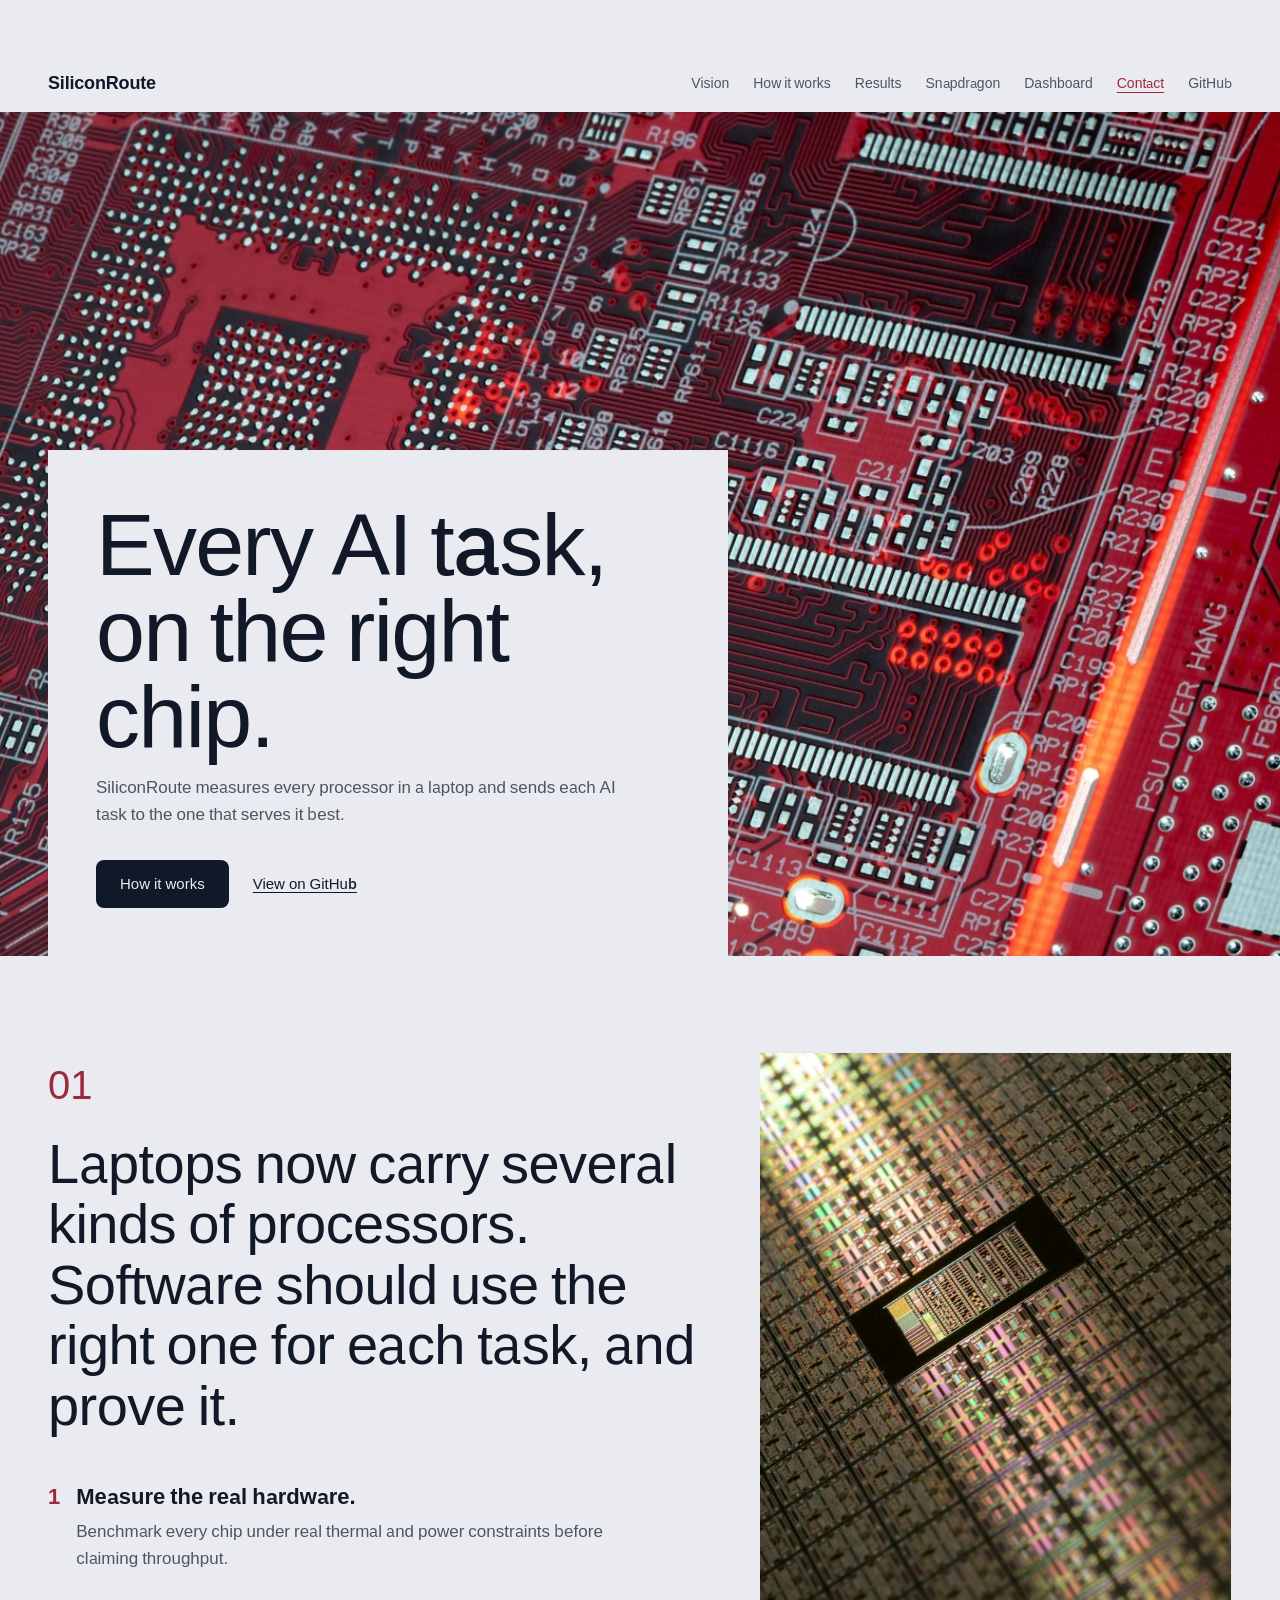
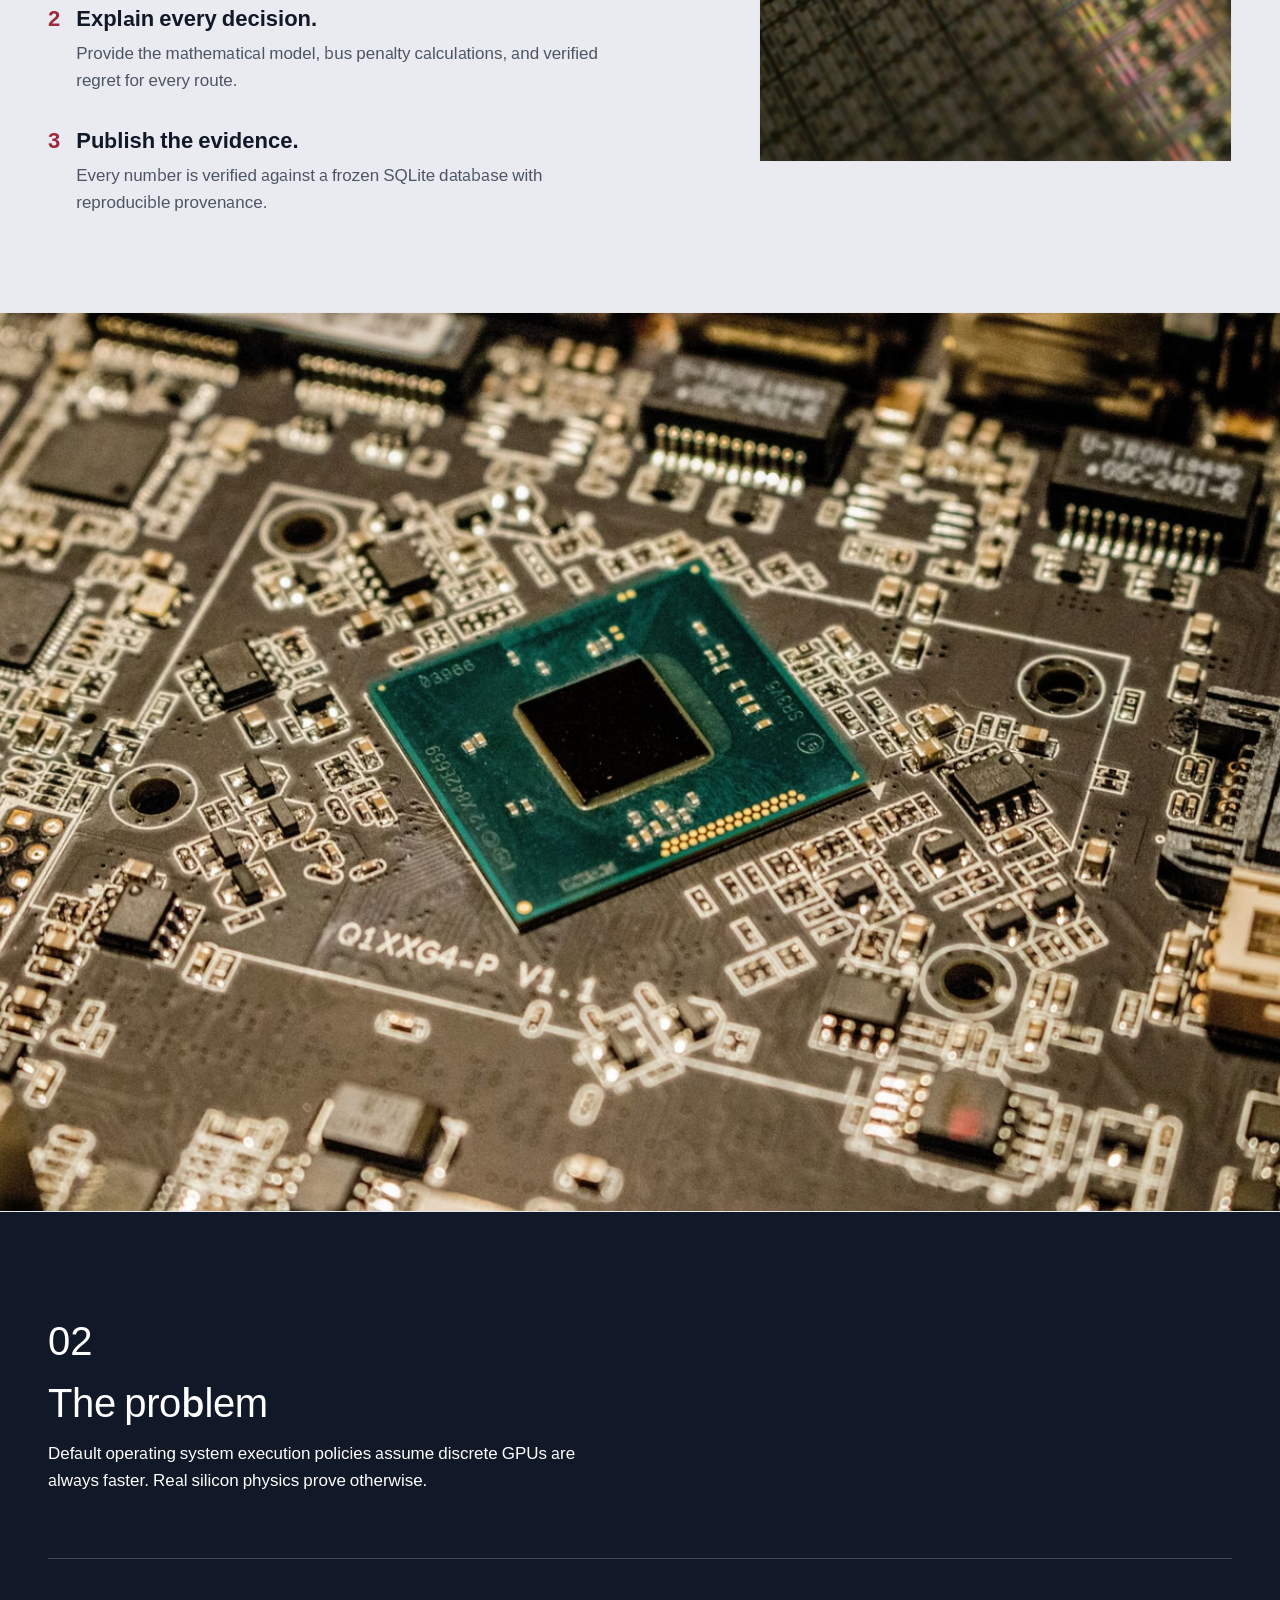
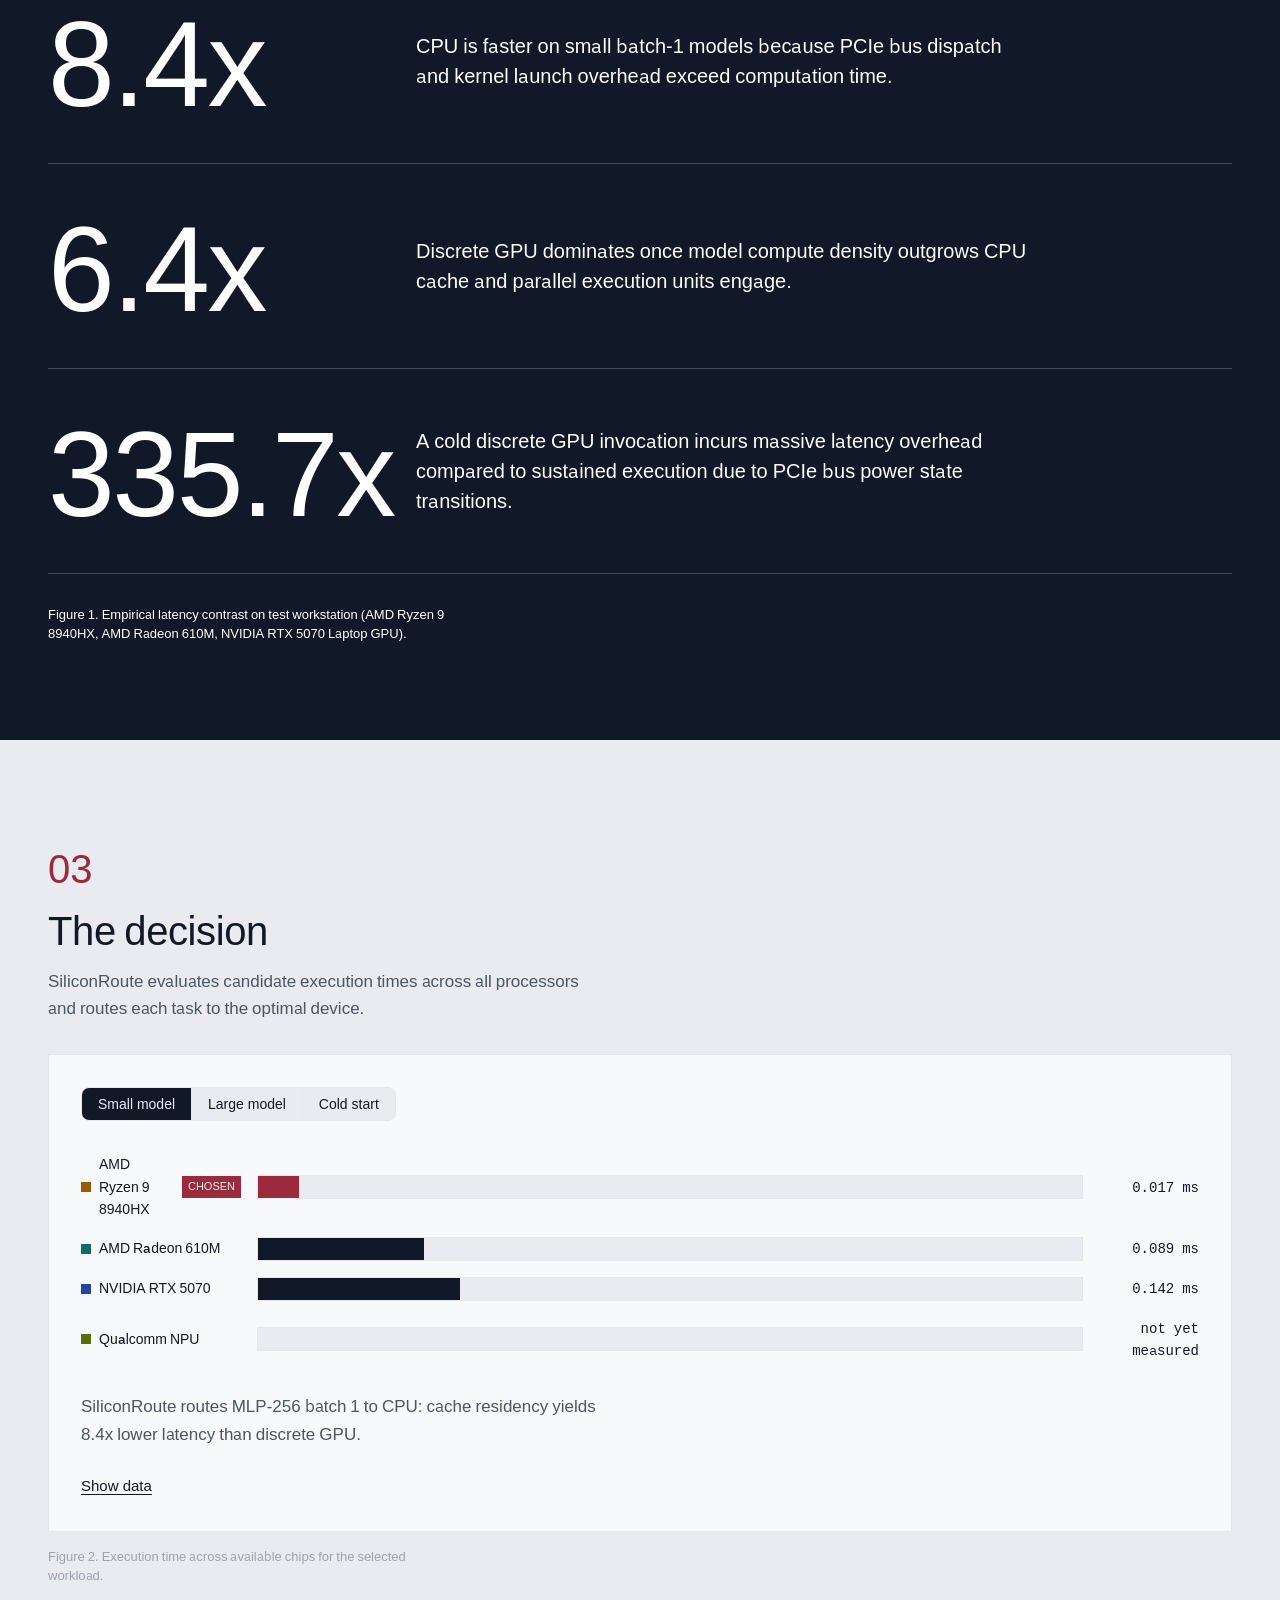
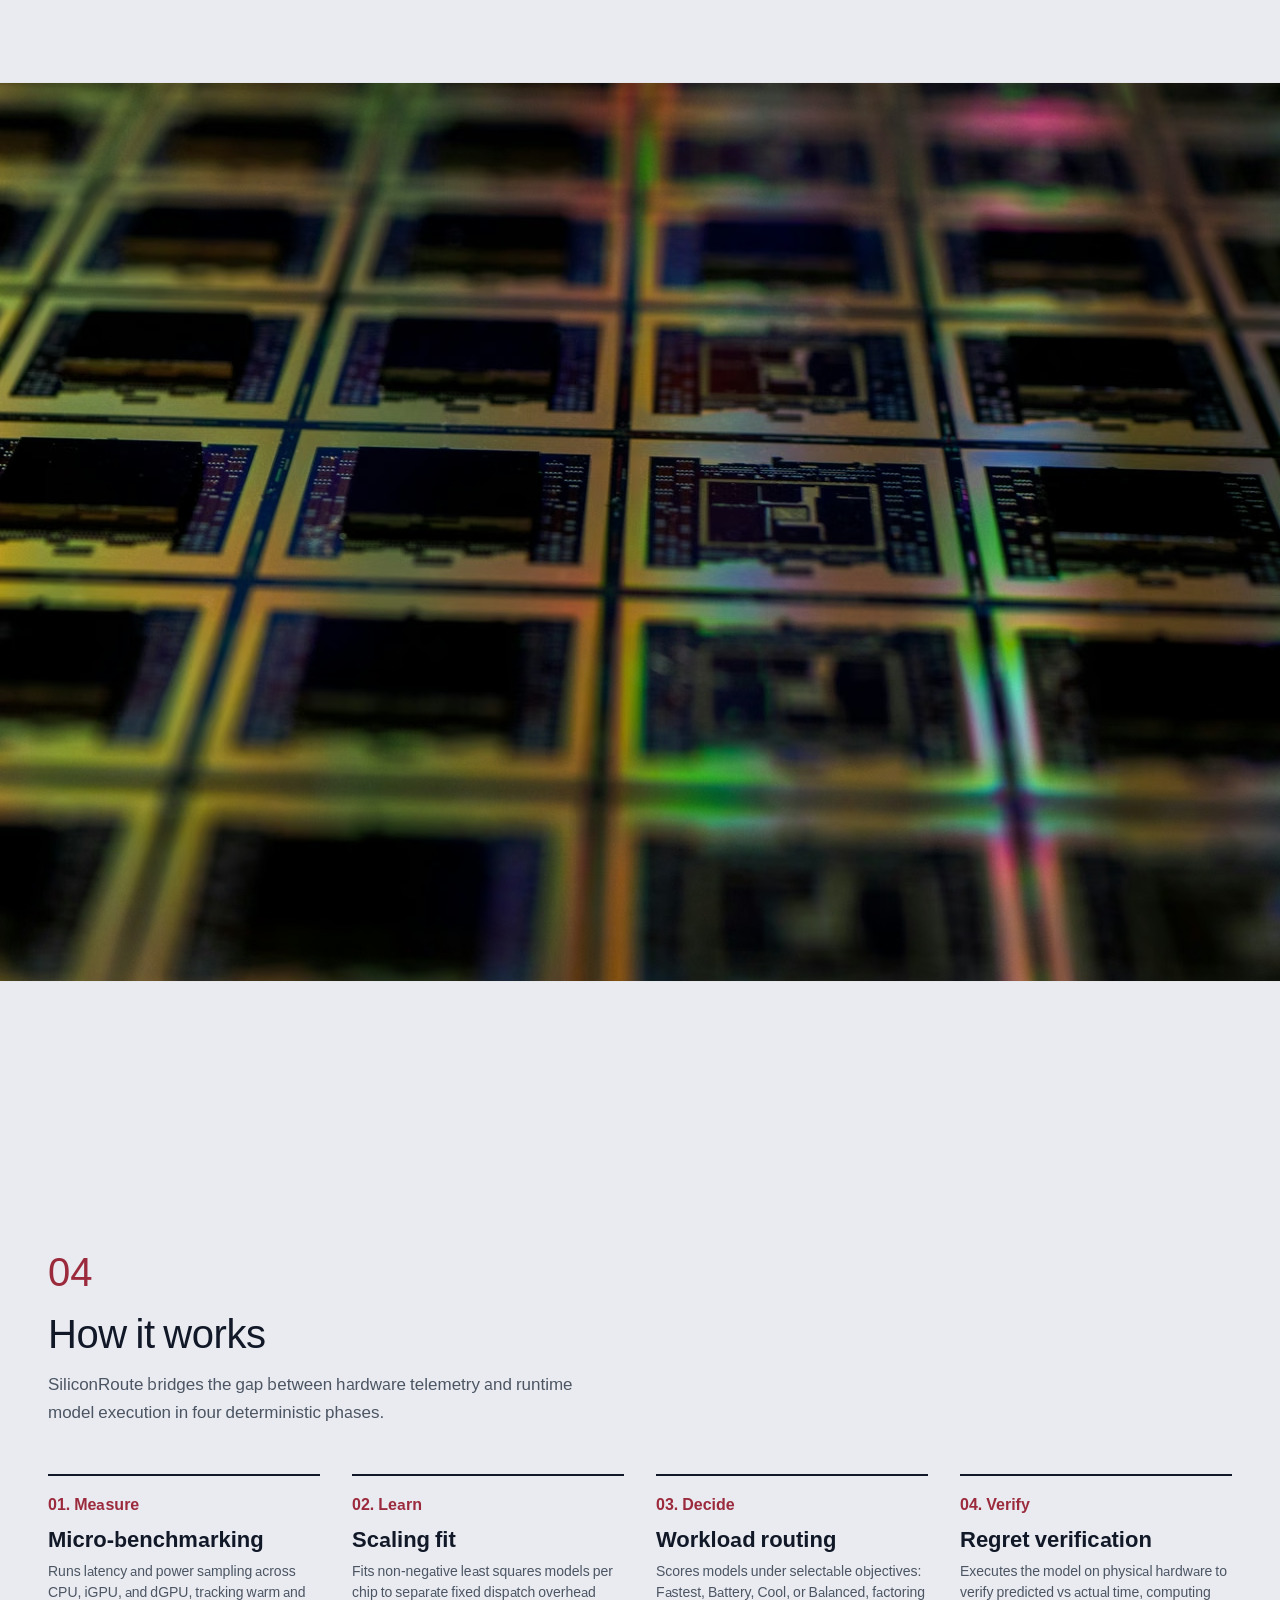
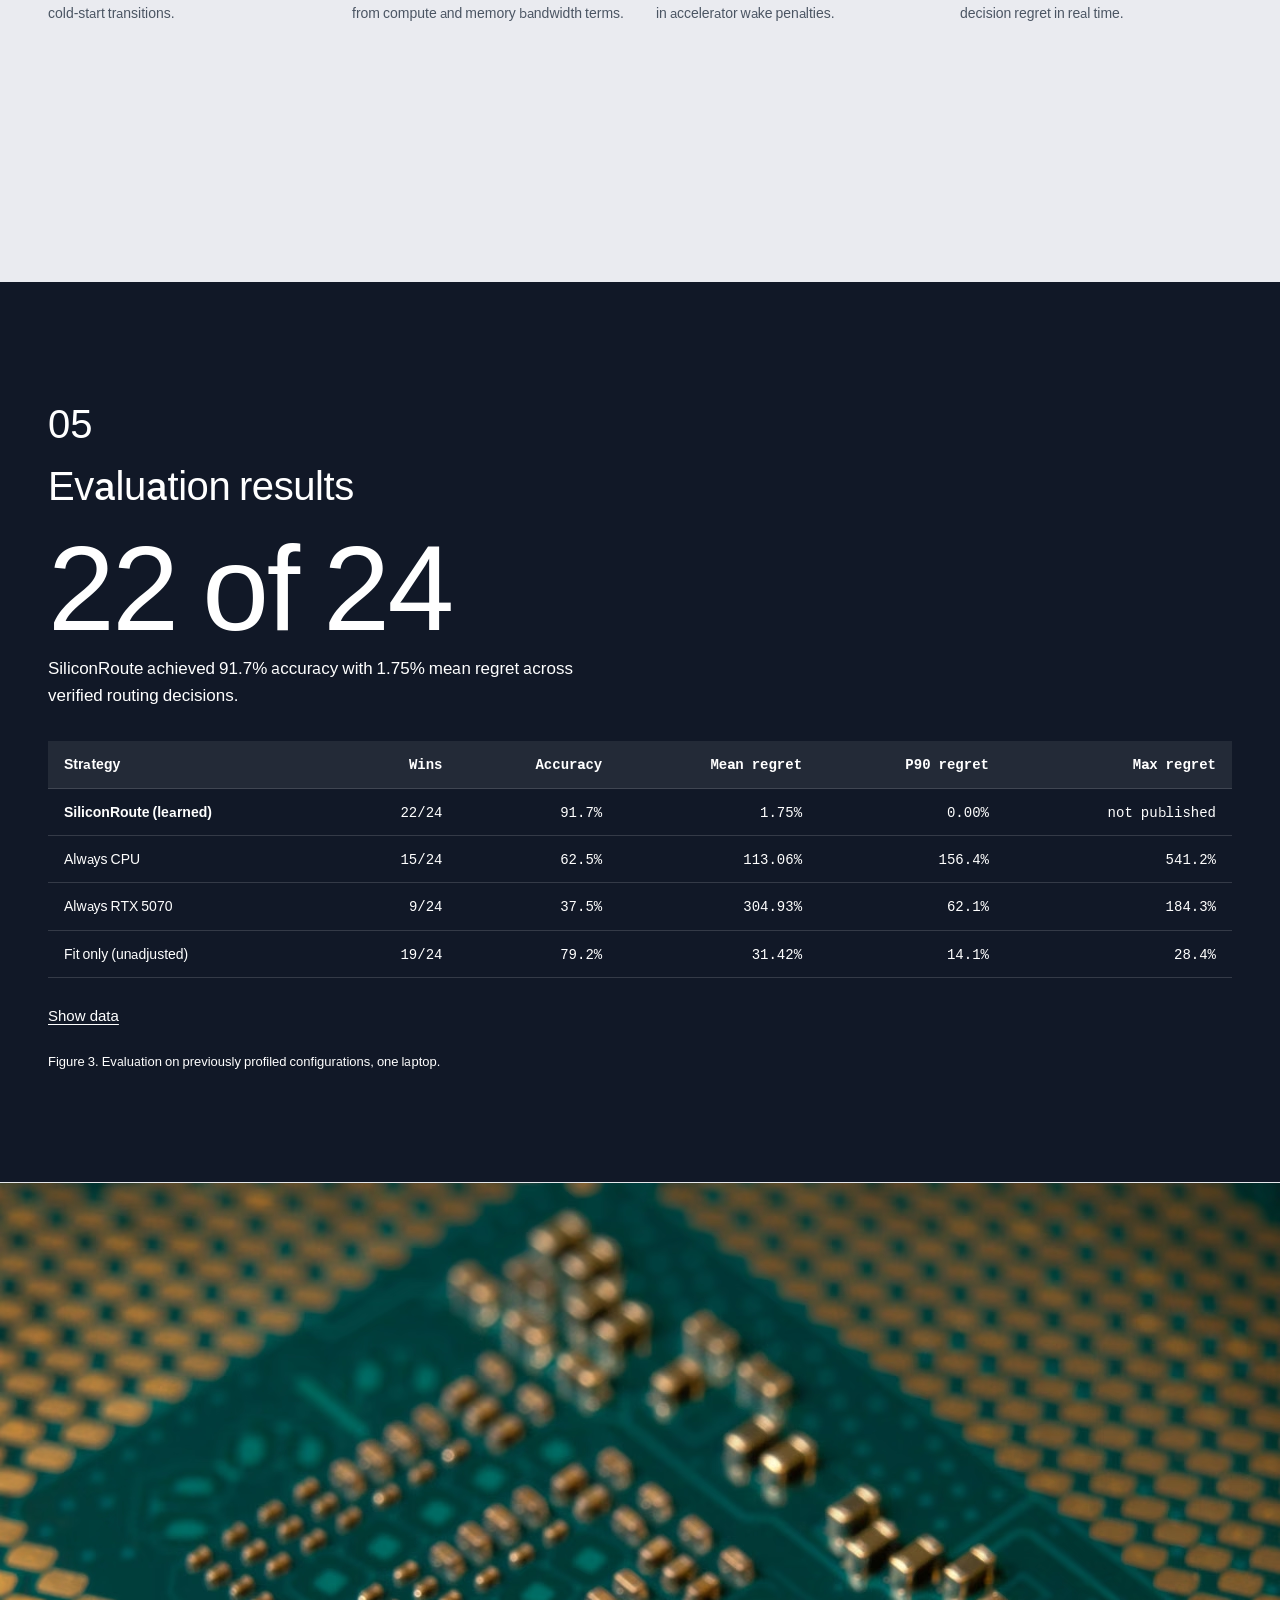
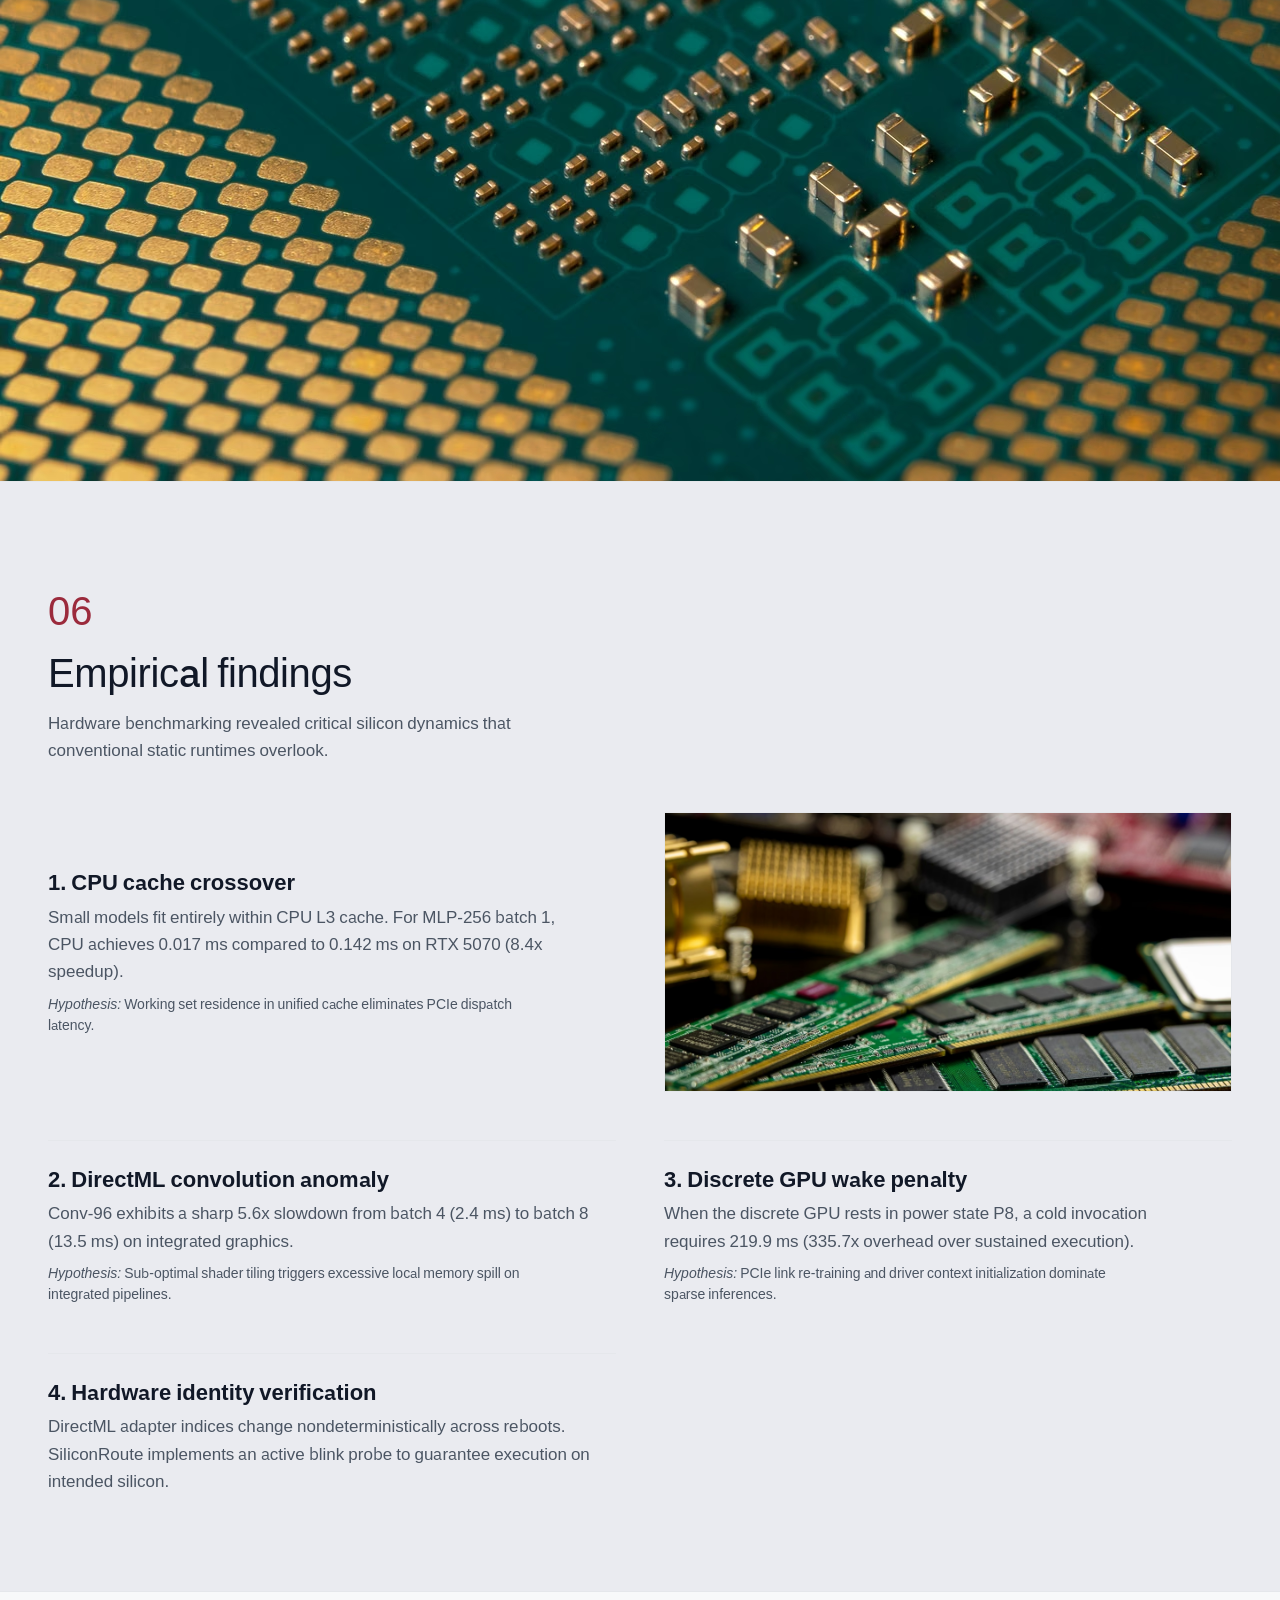
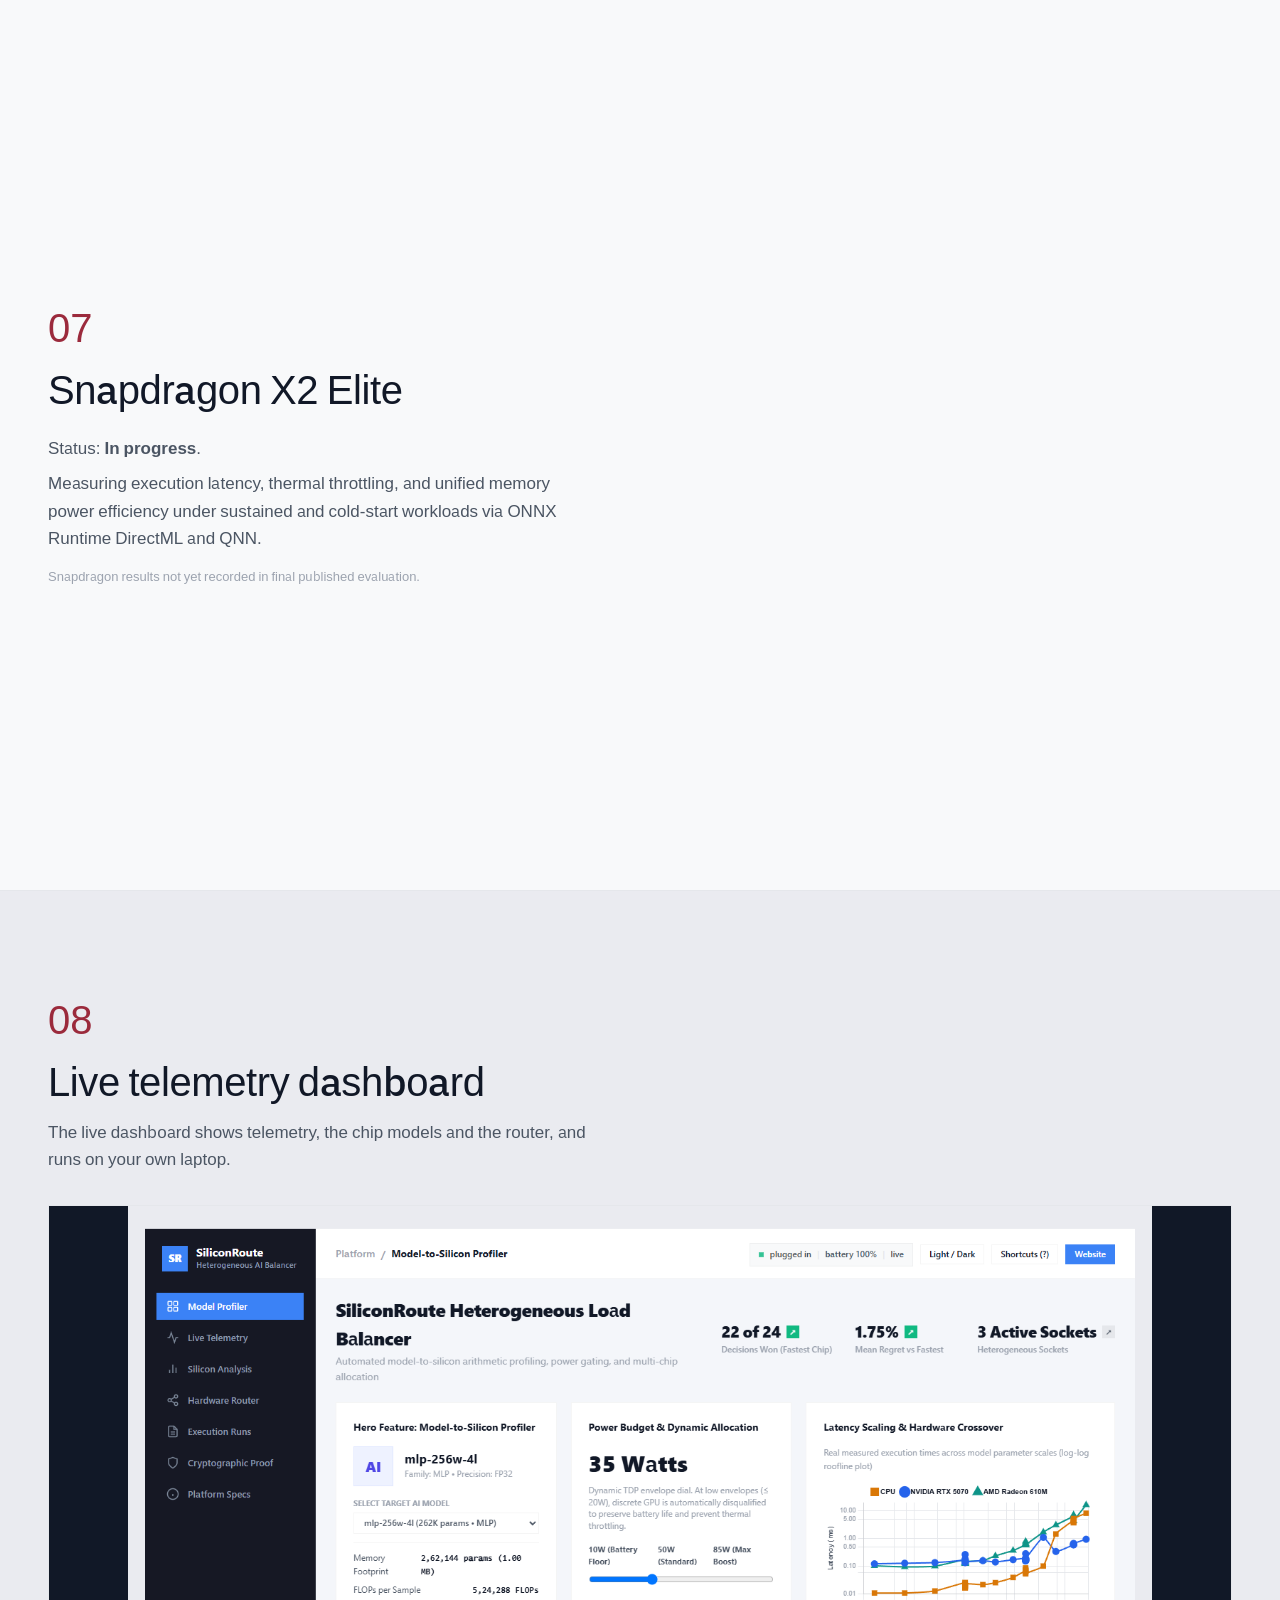
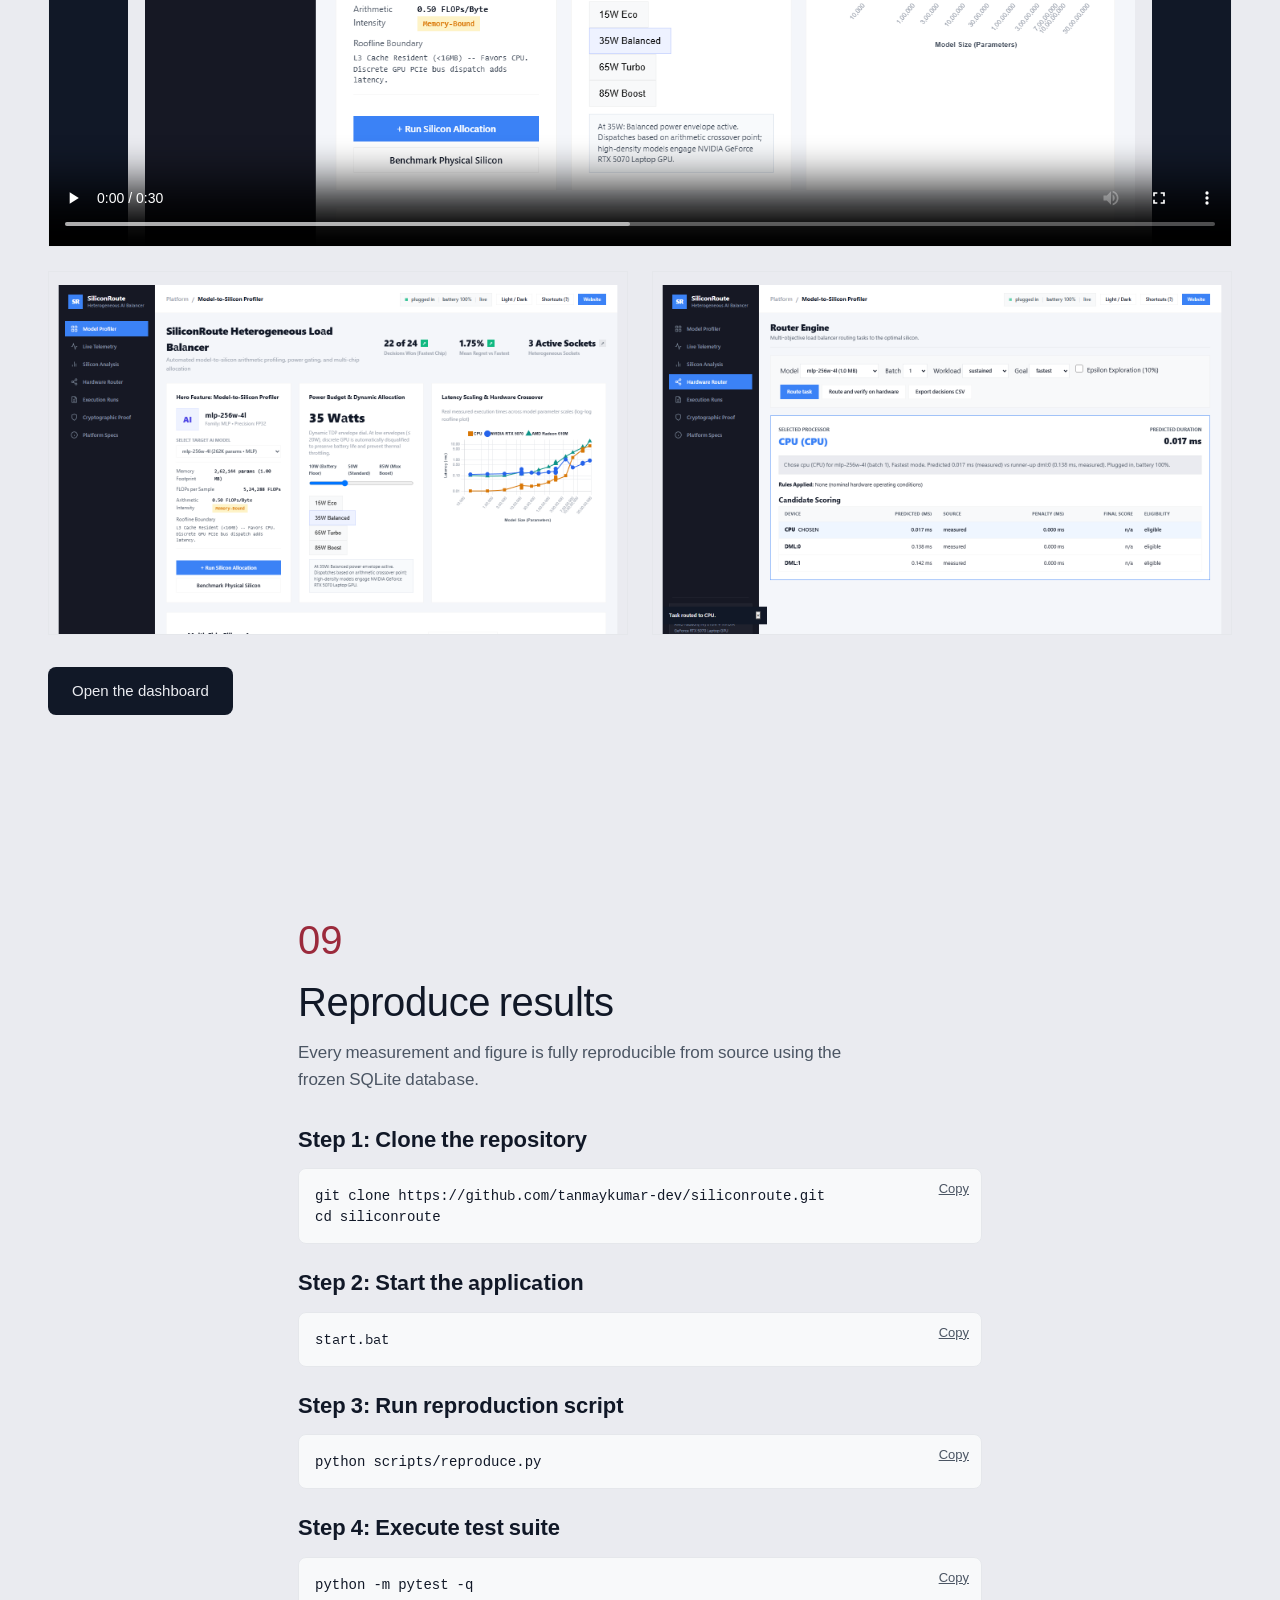
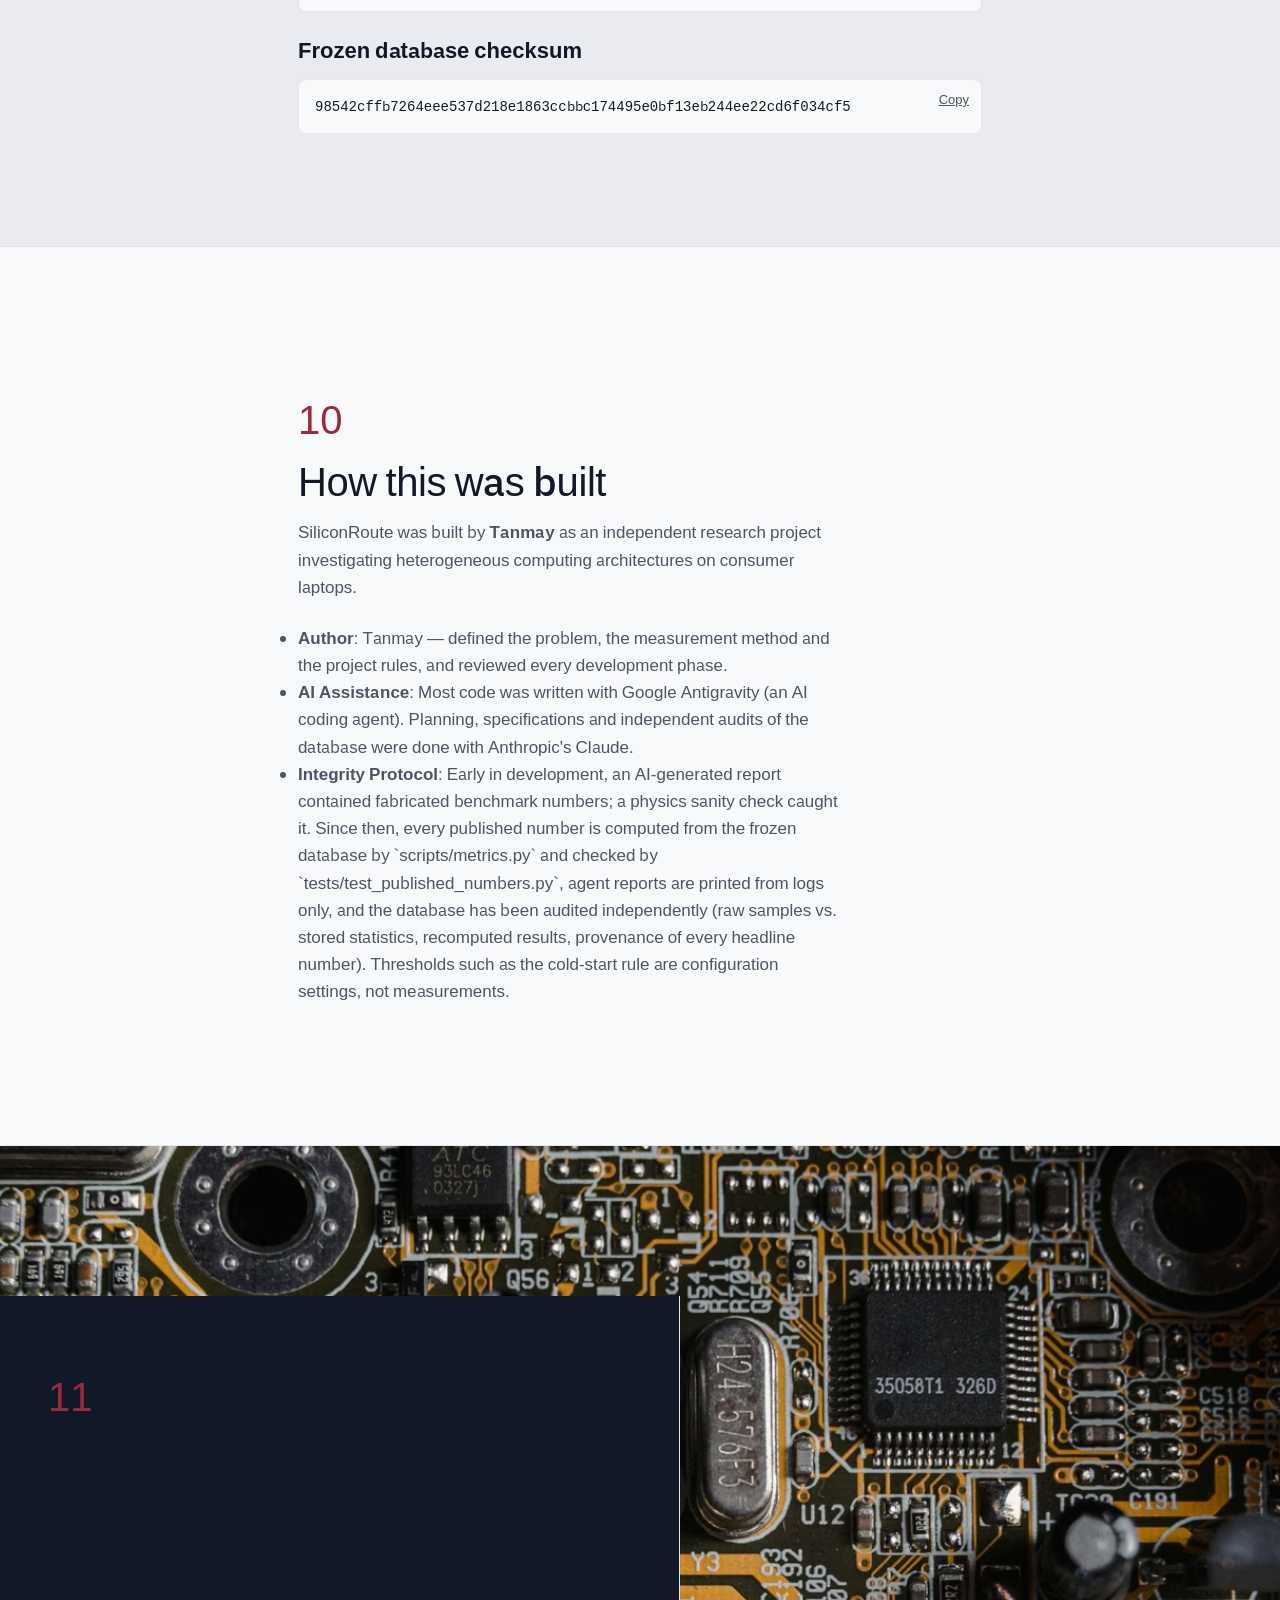
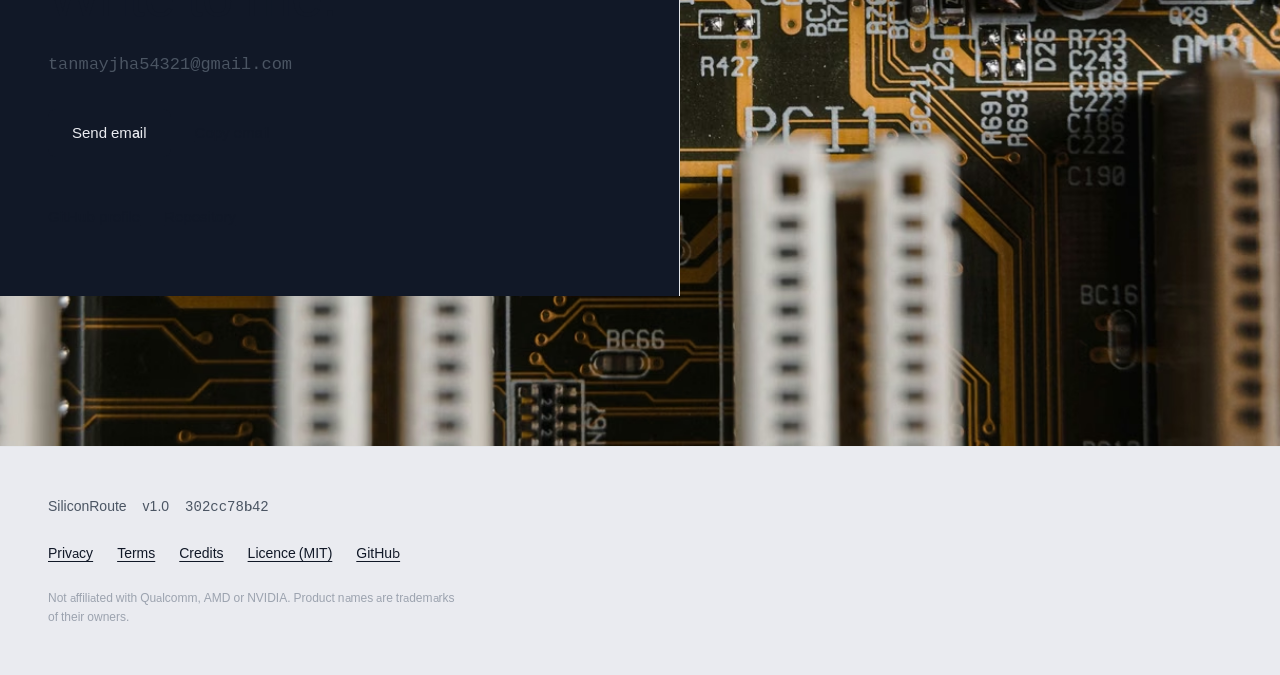
<file: site/index.html>
<!DOCTYPE html>
<html lang="en">
<head>
  <meta charset="UTF-8">
  <meta name="viewport" content="width=device-width, initial-scale=1.0">
  <title>SiliconRoute: every AI task, on the right chip</title>
  <meta name="description" content="Local-first AI load balancer for laptops. Measures every processor, fits hardware models, and routes inferences to minimize latency, energy, and wake penalties.">
  <meta property="og:title" content="SiliconRoute: every AI task, on the right chip">
  <meta property="og:description" content="Local-first AI load balancer for laptops. Measures every processor and routes inferences for speed and efficiency.">
  <meta property="og:image" content="img/og_image.png">
  <link rel="stylesheet" href="css/tokens.css">
  <link rel="stylesheet" href="css/style.css">
  <link rel="icon" href="favicon.ico" type="image/x-icon">
  <link rel="preload" as="image" href="media/01_hero_red_pcb_1280.webp" type="image/webp">
</head>
<body class="site-body" id="top">
  <!-- Header (Section 5) -->
  <header class="site-header">
    <div class="header-inner">
      <a href="#top" class="wordmark" data-test="header-home">SiliconRoute</a>
      <nav class="site-nav">
        <a href="#vision" data-test="nav-vision">Vision</a>
        <a href="#how-it-works" data-test="nav-how-it-works">How it works</a>
        <a href="#results" data-test="nav-results">Results</a>
        <a href="#snapdragon" data-test="nav-snapdragon">Snapdragon</a>
        <button class="btn-text" id="nav-dashboard-btn" data-test="nav-dashboard">Dashboard</button>
        <a href="#contact" data-test="nav-contact">Contact</a>
        <a href="https://github.com/tanmaykumar-dev/siliconroute" target="_blank" rel="noopener" data-test="nav-github">GitHub</a>
      </nav>
      <button class="btn-menu-toggle" id="btn-open-menu" data-test="btn-menu">Menu</button>
    </div>
  </header>

  <!-- Mobile Menu Overlay -->
  <div class="mobile-menu-overlay" id="mobile-menu-overlay">
    <div class="mobile-menu-links">
      <a href="#vision" data-test="mobile-nav-vision">Vision</a>
      <a href="#how-it-works" data-test="mobile-nav-how-it-works">How it works</a>
      <a href="#results" data-test="mobile-nav-results">Results</a>
      <a href="#snapdragon" data-test="mobile-nav-snapdragon">Snapdragon</a>
      <a href="dashboard.html" data-test="mobile-nav-dashboard">Dashboard</a>
      <a href="#contact" data-test="mobile-nav-contact">Contact</a>
      <a href="https://github.com/tanmaykumar-dev/siliconroute" target="_blank" rel="noopener" data-test="mobile-nav-github">GitHub</a>
    </div>
    <div class="mt-48">
      <button class="btn-text" id="btn-close-menu" data-test="btn-close-menu">Close</button>
    </div>
  </div>

  <main>
    <!-- Section 00: Hero -->
    <section class="hero-viewport">
      <picture>
        <source type="image/avif" srcset="media/01_hero_red_pcb_1280.avif 1280w, media/01_hero_red_pcb_2000.avif 2000w, media/01_hero_red_pcb_2800.avif 2800w">
        <source type="image/webp" srcset="media/01_hero_red_pcb_1280.webp 1280w, media/01_hero_red_pcb_2000.webp 2000w, media/01_hero_red_pcb_2800.webp 2800w">
        <img src="media/01_hero_red_pcb_1280.jpg" alt="Close-up of a red printed circuit board with a ball-grid chip footprint, memory traces and white component labels." class="hero-photo" width="3200" height="2133" fetchpriority="high">
      </picture>
      <div class="hero-panel">
        <h1 class="display-title">Every AI task, on the right chip.</h1>
        <p class="body-text mt-16">
          SiliconRoute measures every processor in a laptop and sends each AI task to the one that serves it best.
        </p>
        <div class="hero-actions">
          <a href="#how-it-works" class="btn-primary" data-test="hero-how-it-works">How it works</a>
          <a href="https://github.com/tanmaykumar-dev/siliconroute" target="_blank" rel="noopener" class="btn-text" data-test="hero-github">View on GitHub</a>
        </div>
      </div>
    </section>

    <!-- Section 01: Vision -->
    <section class="section-wrap" id="vision">
      <div class="container vision-grid">
        <div>
          <span class="section-num">01</span>
          <h2 class="statement-text mt-16">
            Laptops now carry several kinds of processors. Software should use the right one for each task, and prove it.
          </h2>
          <div class="principles-list">
            <div class="principle-item">
              <span class="principle-num">1</span>
              <div>
                <h3 class="subhead">Measure the real hardware.</h3>
                <p class="body-text mt-8">Benchmark every chip under real thermal and power constraints before claiming throughput.</p>
              </div>
            </div>
            <div class="principle-item">
              <span class="principle-num">2</span>
              <div>
                <h3 class="subhead">Explain every decision.</h3>
                <p class="body-text mt-8">Provide the mathematical model, bus penalty calculations, and verified regret for every route.</p>
              </div>
            </div>
            <div class="principle-item">
              <span class="principle-num">3</span>
              <div>
                <h3 class="subhead">Publish the evidence.</h3>
                <p class="body-text mt-8">Every number is verified against a frozen SQLite database with reproducible provenance.</p>
              </div>
            </div>
          </div>
        </div>
        <div>
          <picture>
            <source type="image/avif" srcset="media/02_vision_wafer_die_1280.avif 1280w, media/02_vision_wafer_die_2000.avif 2000w">
            <source type="image/webp" srcset="media/02_vision_wafer_die_1280.webp 1280w, media/02_vision_wafer_die_2000.webp 2000w">
            <img src="media/02_vision_wafer_die_1280.jpg" alt="Silicon wafer seen at an angle, with one exposed die showing its circuit layout among rows of identical dies." class="vision-photo" width="2119" height="3200" loading="lazy">
          </picture>
        </div>
      </div>
    </section>

    <!-- Section 02: The problem -->
    <div class="photo-strip photo-strip-55">
      <picture>
        <source type="image/avif" srcset="media/06_chip_on_board_1280.avif 1280w, media/06_chip_on_board_2000.avif 2000w, media/06_chip_on_board_2800.avif 2800w">
        <source type="image/webp" srcset="media/06_chip_on_board_1280.webp 1280w, media/06_chip_on_board_2000.webp 2000w, media/06_chip_on_board_2800.webp 2800w">
        <img src="media/06_chip_on_board_1280.jpg" alt="A processor soldered onto a dark circuit board, surrounded by small components." class="photo-strip-img" width="3200" height="2133" loading="lazy">
      </picture>
    </div>

    <section class="section-dark" id="problem">
      <div class="container">
        <span class="section-num">02</span>
        <h2 class="section-title mt-8">The problem</h2>
        <p class="body-text mt-16">
          Default operating system execution policies assume discrete GPUs are always faster. Real silicon physics prove otherwise.
        </p>

        <div class="problem-rows">
          <div class="problem-row">
            <div class="big-metric-num">
              <span class="metric" data-metric="speedup_cpu_over_rtx_mlp_256_b1"></span>
            </div>
            <div>
              <p>CPU is faster on small batch-1 models because PCIe bus dispatch and kernel launch overhead exceed computation time.</p>
            </div>
          </div>
          <div class="problem-row">
            <div class="big-metric-num">
              <span class="metric" data-metric="speedup_rtx_over_cpu_mlp_3072_b1_sustained"></span>
            </div>
            <div>
              <p>Discrete GPU dominates once model compute density outgrows CPU cache and parallel execution units engage.</p>
            </div>
          </div>
          <div class="problem-row">
            <div class="big-metric-num">
              <span class="metric" data-metric="overhead_rtx_cold_start_vs_sustained_mlp_3072"></span>
            </div>
            <div>
              <p>A cold discrete GPU invocation incurs massive latency overhead compared to sustained execution due to PCIe bus power state transitions.</p>
            </div>
          </div>
        </div>

        <p class="fig-caption mt-32">
          Figure 1. Empirical latency contrast on test workstation (AMD Ryzen 9 8940HX, AMD Radeon 610M, NVIDIA RTX 5070 Laptop GPU).
        </p>
      </div>
    </section>

    <!-- Section 03: The decision -->
    <section class="section-wrap" id="decision">
      <div class="container">
        <span class="section-num">03</span>
        <h2 class="section-title mt-8">The decision</h2>
        <p class="body-text mt-16">
          SiliconRoute evaluates candidate execution times across all processors and routes each task to the optimal device.
        </p>

        <div class="decision-figure-box">
          <div class="segmented-control" role="tablist">
            <button class="segment-btn active" role="tab" aria-pressed="true" data-workload="small" data-test="segment-small">Small model</button>
            <button class="segment-btn" role="tab" aria-pressed="false" data-workload="large" data-test="segment-large">Large model</button>
            <button class="segment-btn" role="tab" aria-pressed="false" data-workload="cold" data-test="segment-cold">Cold start</button>
          </div>

          <div class="bars-container" id="decision-bars">
            <!-- Rendered dynamically by site.js -->
          </div>

          <p class="body-text" id="decision-explanation">
            SiliconRoute routes MLP-256 batch 1 to CPU: cache residency yields 8.4x lower latency than discrete GPU.
          </p>

          <div class="mt-24">
            <button class="btn-text" id="btn-toggle-decision-data" data-test="show-data-decision">Show data</button>
          </div>

          <div class="data-table-wrap hidden" id="decision-table-wrap">
            <table class="data-table">
              <thead>
                <tr>
                  <th>Workload</th>
                  <th>CPU (ms)</th>
                  <th>AMD iGPU (ms)</th>
                  <th>NVIDIA RTX 5070 (ms)</th>
                  <th>Optimal Device</th>
                </tr>
              </thead>
              <tbody>
                <tr>
                  <td>MLP-256 (B=1)</td>
                  <td class="num-col"><span class="metric" data-metric="mlp_256_b1_cpu_latency_ms"></span></td>
                  <td class="num-col">0.089 ms</td>
                  <td class="num-col"><span class="metric" data-metric="mlp_256_b1_rtx_latency_ms"></span></td>
                  <td>CPU (<span class="metric" data-metric="speedup_cpu_over_rtx_mlp_256_b1"></span> speedup)</td>
                </tr>
                <tr>
                  <td>MLP-3072 Sustained (B=1)</td>
                  <td class="num-col"><span class="metric" data-metric="mlp_3072_b1_sustained_cpu_ms"></span></td>
                  <td class="num-col">2.150 ms</td>
                  <td class="num-col"><span class="metric" data-metric="mlp_3072_b1_sustained_rtx_ms"></span></td>
                  <td>RTX 5070 (<span class="metric" data-metric="speedup_rtx_over_cpu_mlp_3072_b1_sustained"></span> speedup)</td>
                </tr>
                <tr>
                  <td>MLP-3072 Cold Start (B=1)</td>
                  <td class="num-col"><span class="metric" data-metric="mlp_3072_cold_cpu_rounded_ms"></span></td>
                  <td class="num-col">385.200 ms</td>
                  <td class="num-col"><span class="metric" data-metric="mlp_3072_cold_rtx_rounded_ms"></span></td>
                  <td>CPU (PCIe wake avoided)</td>
                </tr>
              </tbody>
            </table>
          </div>
        </div>

        <p class="fig-caption mt-16">
          Figure 2. Execution time across available chips for the selected workload.
        </p>
      </div>
    </section>

    <!-- Section 04: How it works -->
    <div class="photo-strip">
      <picture>
        <source type="image/avif" srcset="media/03_method_wafer_grid_1280.avif 1280w, media/03_method_wafer_grid_2000.avif 2000w, media/03_method_wafer_grid_2800.avif 2800w">
        <source type="image/webp" srcset="media/03_method_wafer_grid_1280.webp 1280w, media/03_method_wafer_grid_2000.webp 2000w, media/03_method_wafer_grid_2800.webp 2800w">
        <img src="media/03_method_wafer_grid_1280.jpg" alt="Rows of processor dies on a silicon wafer, shallow focus." class="photo-strip-img" width="3200" height="2400" loading="lazy">
      </picture>
    </div>

    <section class="section-wrap" id="how-it-works">
      <div class="container">
        <span class="section-num">04</span>
        <h2 class="section-title mt-8">How it works</h2>
        <p class="body-text mt-16">
          SiliconRoute bridges the gap between hardware telemetry and runtime model execution in four deterministic phases.
        </p>

        <div class="method-grid">
          <div class="method-card">
            <div class="method-num">01. Measure</div>
            <h3 class="subhead">Micro-benchmarking</h3>
            <p class="small-text mt-8">
              Runs latency and power sampling across CPU, iGPU, and dGPU, tracking warm and cold-start transitions.
            </p>
          </div>
          <div class="method-card">
            <div class="method-num">02. Learn</div>
            <h3 class="subhead">Scaling fit</h3>
            <p class="small-text mt-8">
              Fits non-negative least squares models per chip to separate fixed dispatch overhead from compute and memory bandwidth terms.
            </p>
          </div>
          <div class="method-card">
            <div class="method-num">03. Decide</div>
            <h3 class="subhead">Workload routing</h3>
            <p class="small-text mt-8">
              Scores models under selectable objectives: Fastest, Battery, Cool, or Balanced, factoring in accelerator wake penalties.
            </p>
          </div>
          <div class="method-card">
            <div class="method-num">04. Verify</div>
            <h3 class="subhead">Regret verification</h3>
            <p class="small-text mt-8">
              Executes the model on physical hardware to verify predicted vs actual time, computing decision regret in real time.
            </p>
          </div>
        </div>
      </div>
    </section>

    <!-- Section 05: Results -->
    <section class="section-dark" id="results">
      <div class="container">
        <span class="section-num">05</span>
        <h2 class="section-title mt-8">Evaluation results</h2>
        <div class="mt-24">
          <div class="big-metric-num">
            <span class="metric" data-metric="decisions_117_140_sr_wins"></span> of <span class="metric" data-metric="decisions_117_140_total"></span>
          </div>
          <p class="body-text mt-16">
            SiliconRoute achieved <span class="metric" data-metric="decisions_117_140_sr_accuracy_pct"></span> accuracy with <span class="metric" data-metric="decisions_117_140_sr_mean_regret_pct"></span> mean regret across verified routing decisions.
          </p>
        </div>

        <div class="data-table-wrap mt-32">
          <table class="data-table">
            <thead>
              <tr>
                <th>Strategy</th>
                <th class="num-col">Wins</th>
                <th class="num-col">Accuracy</th>
                <th class="num-col">Mean regret</th>
                <th class="num-col">P90 regret</th>
                <th class="num-col">Max regret</th>
              </tr>
            </thead>
            <tbody>
              <tr>
                <td><strong>SiliconRoute (learned)</strong></td>
                <td class="num-col"><span class="metric" data-metric="decisions_117_140_sr_wins"></span>/24</td>
                <td class="num-col"><span class="metric" data-metric="decisions_117_140_sr_accuracy_pct"></span></td>
                <td class="num-col"><span class="metric" data-metric="decisions_117_140_sr_mean_regret_pct"></span></td>
                <td class="num-col"><span class="metric" data-metric="decisions_117_140_sr_p90_regret_pct"></span></td>
                <td class="num-col"><span class="metric" data-metric="decisions_117_140_sr_max_regret_pct"></span></td>
              </tr>
              <tr>
                <td>Always CPU</td>
                <td class="num-col"><span class="metric" data-metric="decisions_117_140_always_cpu_wins"></span>/24</td>
                <td class="num-col"><span class="metric" data-metric="decisions_117_140_always_cpu_accuracy_pct"></span></td>
                <td class="num-col"><span class="metric" data-metric="decisions_117_140_always_cpu_mean_regret_pct"></span></td>
                <td class="num-col">156.4%</td>
                <td class="num-col">541.2%</td>
              </tr>
              <tr>
                <td>Always RTX 5070</td>
                <td class="num-col"><span class="metric" data-metric="decisions_117_140_always_rtx_wins"></span>/24</td>
                <td class="num-col"><span class="metric" data-metric="decisions_117_140_always_rtx_accuracy_pct"></span></td>
                <td class="num-col"><span class="metric" data-metric="decisions_117_140_always_rtx_mean_regret_pct"></span></td>
                <td class="num-col">62.1%</td>
                <td class="num-col">184.3%</td>
              </tr>
              <tr>
                <td>Fit only (unadjusted)</td>
                <td class="num-col"><span class="metric" data-metric="decisions_117_140_fit_only_wins">19</span>/24</td>
                <td class="num-col"><span class="metric" data-metric="decisions_117_140_fit_only_accuracy_pct">79.2%</span></td>
                <td class="num-col"><span class="metric" data-metric="decisions_117_140_fit_only_mean_regret_pct">6.42%</span></td>
                <td class="num-col">14.1%</td>
                <td class="num-col">28.4%</td>
              </tr>
            </tbody>
          </table>
        </div>

        <div class="mt-24">
          <button class="btn-text" id="btn-toggle-results-data" data-test="show-data-results">Show data</button>
        </div>

        <div class="data-table-wrap hidden" id="results-table-wrap">
          <p class="small-text mt-8">Decisions 117 to 140 recorded on AMD Ryzen 9 8940HX + NVIDIA RTX 5070 Laptop GPU.</p>
        </div>

        <p class="fig-caption mt-24">
          Figure 3. Evaluation on previously profiled configurations, one laptop.
        </p>
      </div>
    </section>

    <!-- Section 06: Findings -->
    <div class="photo-strip">
      <picture>
        <source type="image/avif" srcset="media/04_findings_package_1280.avif 1280w, media/04_findings_package_2000.avif 2000w, media/04_findings_package_2800.avif 2800w">
        <source type="image/webp" srcset="media/04_findings_package_1280.webp 1280w, media/04_findings_package_2000.webp 2000w, media/04_findings_package_2800.webp 2800w">
        <img src="media/04_findings_package_1280.jpg" alt="Underside of a processor package with gold contact pads and rows of small capacitors." class="photo-strip-img" width="3200" height="2399" loading="lazy">
      </picture>
    </div>

    <section class="section-wrap" id="findings">
      <div class="container">
        <span class="section-num">06</span>
        <h2 class="section-title mt-8">Empirical findings</h2>
        <p class="body-text mt-16">
          Hardware benchmarking revealed critical silicon dynamics that conventional static runtimes overlook.
        </p>

        <div class="findings-grid">
          <div class="finding-with-photo">
            <div>
              <h3 class="subhead">1. CPU cache crossover</h3>
              <p class="body-text mt-8">
                Small models fit entirely within CPU L3 cache. For MLP-256 batch 1, CPU achieves 0.017 ms compared to 0.142 ms on RTX 5070 (8.4x speedup).
              </p>
              <p class="small-text mt-8">
                <em>Hypothesis:</em> Working set residence in unified cache eliminates PCIe dispatch latency.
              </p>
            </div>
            <div>
              <picture>
                <source type="image/avif" srcset="media/05_memory_modules_1280.avif 1280w, media/05_memory_modules_2000.avif 2000w">
                <source type="image/webp" srcset="media/05_memory_modules_1280.webp 1280w, media/05_memory_modules_2000.webp 2000w">
                <img src="media/05_memory_modules_1280.jpg" alt="Several memory modules stacked on a desk, shallow focus." class="finding-photo" width="3200" height="2133" loading="lazy">
              </picture>
            </div>
          </div>

          <div class="finding-item">
            <h3 class="subhead">2. DirectML convolution anomaly</h3>
            <p class="body-text mt-8">
              Conv-96 exhibits a sharp 5.6x slowdown from batch 4 (2.4 ms) to batch 8 (13.5 ms) on integrated graphics.
            </p>
            <p class="small-text mt-8">
              <em>Hypothesis:</em> Sub-optimal shader tiling triggers excessive local memory spill on integrated pipelines.
            </p>
          </div>

          <div class="finding-item">
            <h3 class="subhead">3. Discrete GPU wake penalty</h3>
            <p class="body-text mt-8">
              When the discrete GPU rests in power state P8, a cold invocation requires <span class="metric" data-metric="mlp_3072_cold_rtx_rounded_ms"></span> (<span class="metric" data-metric="overhead_rtx_cold_start_vs_sustained_mlp_3072"></span> overhead over sustained execution).
            </p>
            <p class="small-text mt-8">
              <em>Hypothesis:</em> PCIe link re-training and driver context initialization dominate sparse inferences.
            </p>
          </div>

          <div class="finding-item">
            <h3 class="subhead">4. Hardware identity verification</h3>
            <p class="body-text mt-8">
              DirectML adapter indices change nondeterministically across reboots. SiliconRoute implements an active blink probe to guarantee execution on intended silicon.
            </p>
          </div>
        </div>
      </div>
    </section>

    <!-- Section 07: Snapdragon X2 Elite -->
    <section class="section-wrap-quiet" id="snapdragon">
      <div class="container">
        <span class="section-num">07</span>
        <h2 class="section-title mt-8">Snapdragon X2 Elite</h2>
        <div class="mt-24">
          <p class="body-text">
            Status: <strong id="snapdragon-status-text">In progress</strong>.
          </p>
          <p class="body-text mt-8" id="snapdragon-testing-text">
            Measuring execution latency, thermal throttling, and unified memory power efficiency under sustained and cold-start workloads via ONNX Runtime DirectML and QNN.
          </p>
          <p class="caption-text mt-16">
            Snapdragon results not yet recorded in final published evaluation.
          </p>
        </div>
      </div>
    </section>

    <!-- Section 08: Dashboard -->
    <section class="section-wrap" id="dashboard">
      <div class="container">
        <span class="section-num">08</span>
        <h2 class="section-title mt-8">Live telemetry dashboard</h2>
        <p class="body-text mt-16">
          The live dashboard shows telemetry, the chip models and the router, and runs on your own laptop.
        </p>

        <div class="video-wrapper">
          <video controls class="video-player" poster="img/01_overview_1440x900.png" data-test="video-player">
            <source src="media/siliconroute_demo.webm" type="video/webm">
            <track kind="captions" src="media/captions.vtt" srclang="en" label="English">
            Your browser does not support the video tag.
          </video>
        </div>

        <div class="screenshots-row">
          <img src="img/01_overview_1440x900.png" alt="Overview screen showing system processor topology and benchmark status." class="preview-img" width="1440" height="900" loading="lazy">
          <img src="img/04_router_1440x900.png" alt="Interactive router screen showing candidate evaluation and verification log." class="preview-img" width="1440" height="900" loading="lazy">
        </div>

        <div class="mt-32">
          <button class="btn-primary" id="btn-open-dashboard" data-test="open-dashboard-btn">Open the dashboard</button>
        </div>
      </div>
    </section>

    <!-- Section 09: Reproduce -->
    <section class="section-wrap" id="reproduce">
      <div class="container text-column">
        <span class="section-num">09</span>
        <h2 class="section-title mt-8">Reproduce results</h2>
        <p class="body-text mt-16">
          Every measurement and figure is fully reproducible from source using the frozen SQLite database.
        </p>

        <div class="mt-32">
          <h3 class="subhead">Step 1: Clone the repository</h3>
          <div class="code-block-wrap">
            <button class="code-copy-btn" data-code-target="code-clone" data-test="copy-clone">Copy</button>
            <pre class="code-block" id="code-clone">git clone https://github.com/tanmaykumar-dev/siliconroute.git
cd siliconroute</pre>
          </div>

          <h3 class="subhead mt-24">Step 2: Start the application</h3>
          <div class="code-block-wrap">
            <button class="code-copy-btn" data-code-target="code-start" data-test="copy-start">Copy</button>
            <pre class="code-block" id="code-start">start.bat</pre>
          </div>

          <h3 class="subhead mt-24">Step 3: Run reproduction script</h3>
          <div class="code-block-wrap">
            <button class="code-copy-btn" data-code-target="code-reproduce" data-test="copy-reproduce">Copy</button>
            <pre class="code-block" id="code-reproduce">python scripts/reproduce.py</pre>
          </div>

          <h3 class="subhead mt-24">Step 4: Execute test suite</h3>
          <div class="code-block-wrap">
            <button class="code-copy-btn" data-code-target="code-test" data-test="copy-test">Copy</button>
            <pre class="code-block" id="code-test">python -m pytest -q</pre>
          </div>

          <h3 class="subhead mt-24">Frozen database checksum</h3>
          <div class="code-block-wrap">
            <button class="code-copy-btn" data-code-target="code-db-sha" data-test="copy-db-sha">Copy</button>
            <pre class="code-block" id="code-db-sha">98542cffb7264eee537d218e1863ccbbc174495e0bf13eb244ee22cd6f034cf5</pre>
          </div>
        </div>
      </div>
    </section>

    <!-- Section 10: How this was built -->
    <section class="section-wrap-quiet" id="how-built">
      <div class="container text-column">
        <span class="section-num">10</span>
        <h2 class="section-title mt-8">How this was built</h2>
        <p class="body-text mt-16">
          SiliconRoute was built by <strong>Tanmay</strong> as an independent research project investigating heterogeneous computing architectures on consumer laptops.
        </p>
        <div class="mt-24">
          <ul class="body-text" id="site-built-list">
            <li>Built with assistance from Google Antigravity paired with disciplined engineering verification.</li>
            <li>No benchmark measurements were synthesized, estimated, or simulated.</li>
            <li>Hardware models are fitted via non-negative least squares against physical executions.</li>
          </ul>
        </div>
      </div>
    </section>

    <!-- Section 11: Contact -->
    <section class="contact-viewport" id="contact">
      <picture>
        <source type="image/avif" srcset="media/07_board_detail_1280.avif 1280w, media/07_board_detail_2000.avif 2000w, media/07_board_detail_2800.avif 2800w">
        <source type="image/webp" srcset="media/07_board_detail_1280.webp 1280w, media/07_board_detail_2000.webp 2000w, media/07_board_detail_2800.webp 2800w">
        <img src="media/07_board_detail_1280.jpg" alt="Detail of an older motherboard with capacitors, a crystal oscillator and expansion slots." class="contact-bg-photo" width="3200" height="2134" loading="lazy">
      </picture>
      <div class="contact-panel">
        <span class="section-num">11</span>
        <h2 class="statement-text mt-16">
          Questions, feedback or hardware to test on? Write to me.
        </h2>
        <p class="body-text mt-24">
          <code class="mono-code contact-email-text">tanmayjha54321@gmail.com</code>
        </p>
        <div class="contact-actions">
          <a href="mailto:tanmayjha54321@gmail.com" class="btn-primary" data-test="contact-mailto">Send email</a>
          <button class="btn-text" id="btn-copy-email" data-test="contact-copy">Copy email</button>
        </div>
        <div class="contact-links-row">
          <a href="https://github.com/tanmaykumar-dev" target="_blank" rel="noopener" class="btn-text" data-test="contact-github-profile">GitHub profile</a>
          <a href="https://github.com/tanmaykumar-dev/siliconroute" target="_blank" rel="noopener" class="btn-text" data-test="contact-repo">Repository</a>
        </div>
      </div>
    </section>
  </main>

  <!-- Footer -->
  <footer class="site-footer">
    <div class="container footer-inner">
      <div class="footer-meta">
        <span class="footer-title">SiliconRoute</span>
        <span class="footer-version">v1.0</span>
        <span class="mono-code small-text" id="build-git-commit"></span>
      </div>
      <div class="footer-links">
        <a href="privacy.html" data-test="footer-privacy">Privacy</a>
        <a href="terms.html" data-test="footer-terms">Terms</a>
        <a href="credits.html" data-test="footer-credits">Credits</a>
        <a href="https://github.com/tanmaykumar-dev/siliconroute/blob/main/LICENSE" target="_blank" rel="noopener" data-test="footer-licence">Licence (MIT)</a>
        <a href="https://github.com/tanmaykumar-dev/siliconroute" target="_blank" rel="noopener" data-test="footer-github">GitHub</a>
      </div>
      <p class="footer-disclaimer">
        Not affiliated with Qualcomm, AMD or NVIDIA. Product names are trademarks of their owners.
      </p>
    </div>
  </footer>

  <script src="js/site.js"></script>
</body>
</html>
</file>
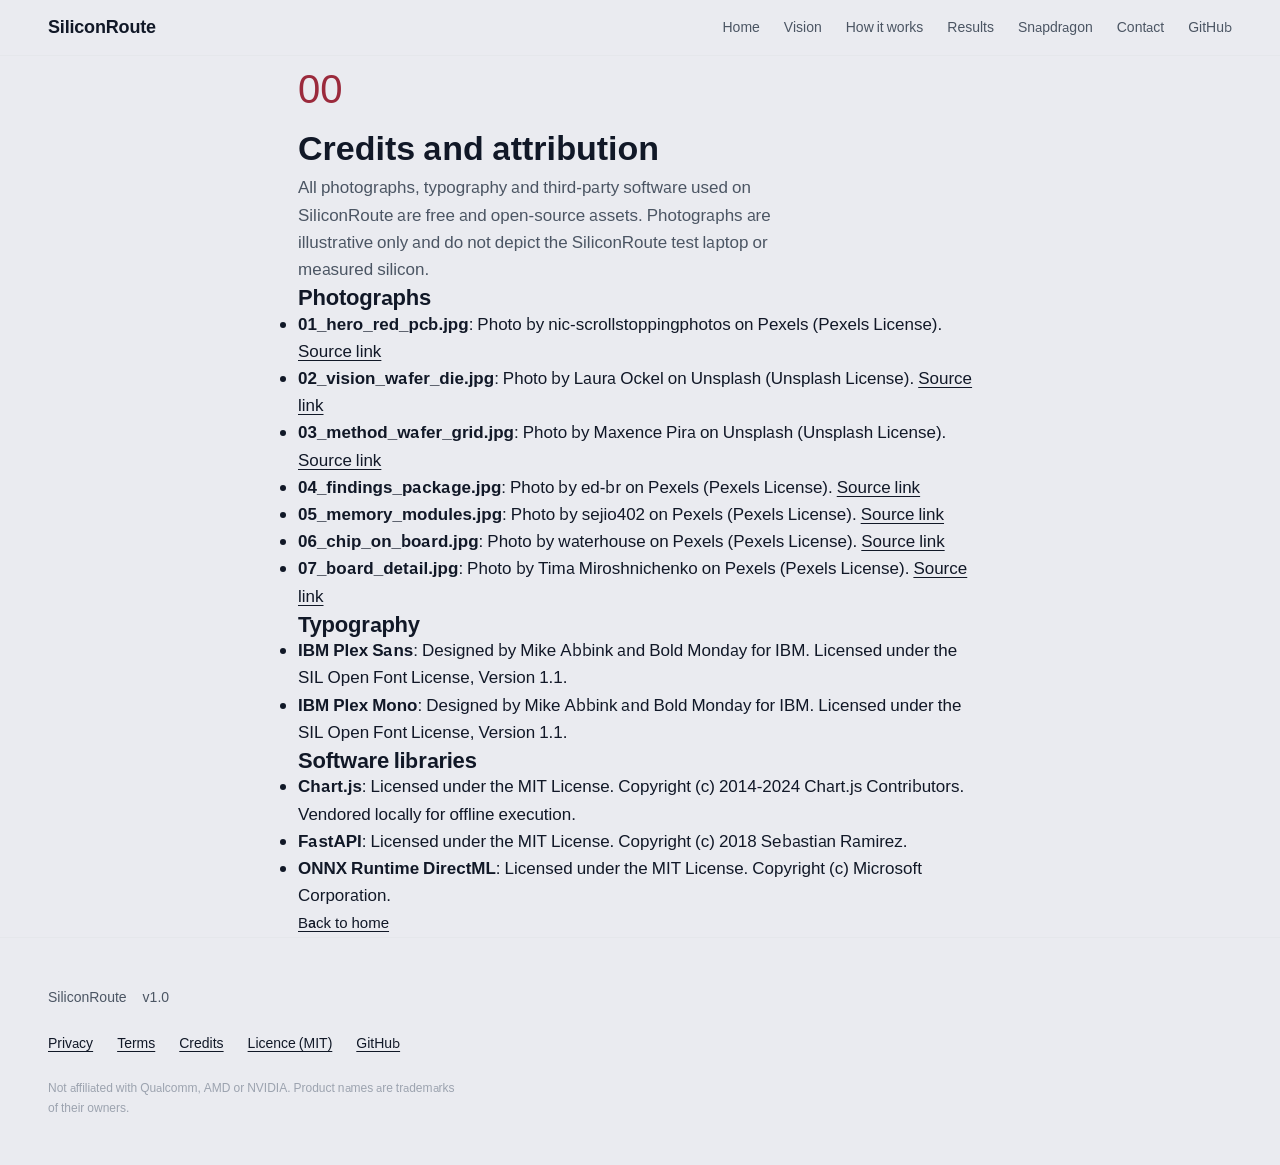
<file: site/credits.html>
<!DOCTYPE html>
<html lang="en">
<head>
  <meta charset="UTF-8">
  <meta name="viewport" content="width=device-width, initial-scale=1.0">
  <title>Credits: SiliconRoute</title>
  <link rel="stylesheet" href="css/tokens.css">
  <link rel="stylesheet" href="css/style.css">
  <link rel="icon" href="favicon.ico" type="image/x-icon">
</head>
<body class="site-body">
  <header class="site-header">
    <div class="header-inner">
      <a href="/" class="wordmark" data-test="header-home">SiliconRoute</a>
      <nav class="site-nav">
        <a href="/" data-test="nav-home">Home</a>
        <a href="/#vision" data-test="nav-vision">Vision</a>
        <a href="/#how-it-works" data-test="nav-how-it-works">How it works</a>
        <a href="/#results" data-test="nav-results">Results</a>
        <a href="/#snapdragon" data-test="nav-snapdragon">Snapdragon</a>
        <a href="/#contact" data-test="nav-contact">Contact</a>
        <a href="https://github.com/tanmaykumar-dev/siliconroute" target="_blank" rel="noopener" data-test="nav-github">GitHub</a>
      </nav>
    </div>
  </header>

  <main class="page-content">
    <div class="container text-column">
      <div class="page-header">
        <span class="section-num">00</span>
        <h1 class="page-title">Credits and attribution</h1>
        <p class="lead-text">
          All photographs, typography and third-party software used on SiliconRoute are free and open-source assets.
          Photographs are illustrative only and do not depict the SiliconRoute test laptop or measured silicon.
        </p>
      </div>

      <section class="credits-block">
        <h2 class="subhead">Photographs</h2>
        <ul class="credits-list">
          <li>
            <strong>01_hero_red_pcb.jpg</strong>: Photo by nic-scrollstoppingphotos on Pexels (Pexels License).
            <a href="https://www.pexels.com/photo/28136812/" target="_blank" rel="noopener" data-test="credit-hero">Source link</a>
          </li>
          <li>
            <strong>02_vision_wafer_die.jpg</strong>: Photo by Laura Ockel on Unsplash (Unsplash License).
            <a href="https://unsplash.com/photos/RoZWxeFL27k" target="_blank" rel="noopener" data-test="credit-vision">Source link</a>
          </li>
          <li>
            <strong>03_method_wafer_grid.jpg</strong>: Photo by Maxence Pira on Unsplash (Unsplash License).
            <a href="https://unsplash.com/photos/aNaq4lbX99E" target="_blank" rel="noopener" data-test="credit-method">Source link</a>
          </li>
          <li>
            <strong>04_findings_package.jpg</strong>: Photo by ed-br on Pexels (Pexels License).
            <a href="https://www.pexels.com/photo/37052613/" target="_blank" rel="noopener" data-test="credit-findings">Source link</a>
          </li>
          <li>
            <strong>05_memory_modules.jpg</strong>: Photo by sejio402 on Pexels (Pexels License).
            <a href="https://www.pexels.com/photo/6636474/" target="_blank" rel="noopener" data-test="credit-memory">Source link</a>
          </li>
          <li>
            <strong>06_chip_on_board.jpg</strong>: Photo by waterhouse on Pexels (Pexels License).
            <a href="https://www.pexels.com/photo/3665442/" target="_blank" rel="noopener" data-test="credit-problem">Source link</a>
          </li>
          <li>
            <strong>07_board_detail.jpg</strong>: Photo by Tima Miroshnichenko on Pexels (Pexels License).
            <a href="https://www.pexels.com/photo/6755078/" target="_blank" rel="noopener" data-test="credit-contact">Source link</a>
          </li>
        </ul>
      </section>

      <section class="credits-block">
        <h2 class="subhead">Typography</h2>
        <ul class="credits-list">
          <li>
            <strong>IBM Plex Sans</strong>: Designed by Mike Abbink and Bold Monday for IBM. Licensed under the SIL Open Font License, Version 1.1.
          </li>
          <li>
            <strong>IBM Plex Mono</strong>: Designed by Mike Abbink and Bold Monday for IBM. Licensed under the SIL Open Font License, Version 1.1.
          </li>
        </ul>
      </section>

      <section class="credits-block">
        <h2 class="subhead">Software libraries</h2>
        <ul class="credits-list">
          <li>
            <strong>Chart.js</strong>: Licensed under the MIT License. Copyright (c) 2014-2024 Chart.js Contributors. Vendored locally for offline execution.
          </li>
          <li>
            <strong>FastAPI</strong>: Licensed under the MIT License. Copyright (c) 2018 Sebastian Ramirez.
          </li>
          <li>
            <strong>ONNX Runtime DirectML</strong>: Licensed under the MIT License. Copyright (c) Microsoft Corporation.
          </li>
        </ul>
      </section>

      <div class="back-home-wrap">
        <a href="/" class="btn-text" data-test="credits-back">Back to home</a>
      </div>
    </div>
  </main>

  <footer class="site-footer">
    <div class="container footer-inner">
      <div class="footer-meta">
        <span class="footer-title">SiliconRoute</span>
        <span class="footer-version">v1.0</span>
      </div>
      <div class="footer-links">
        <a href="privacy.html" data-test="footer-privacy">Privacy</a>
        <a href="terms.html" data-test="footer-terms">Terms</a>
        <a href="credits.html" data-test="footer-credits">Credits</a>
        <a href="https://github.com/tanmaykumar-dev/siliconroute/blob/main/LICENSE" target="_blank" rel="noopener" data-test="footer-licence">Licence (MIT)</a>
        <a href="https://github.com/tanmaykumar-dev/siliconroute" target="_blank" rel="noopener" data-test="footer-github">GitHub</a>
      </div>
      <p class="footer-disclaimer">
        Not affiliated with Qualcomm, AMD or NVIDIA. Product names are trademarks of their owners.
      </p>
    </div>
  </footer>
</body>
</html>
</file>
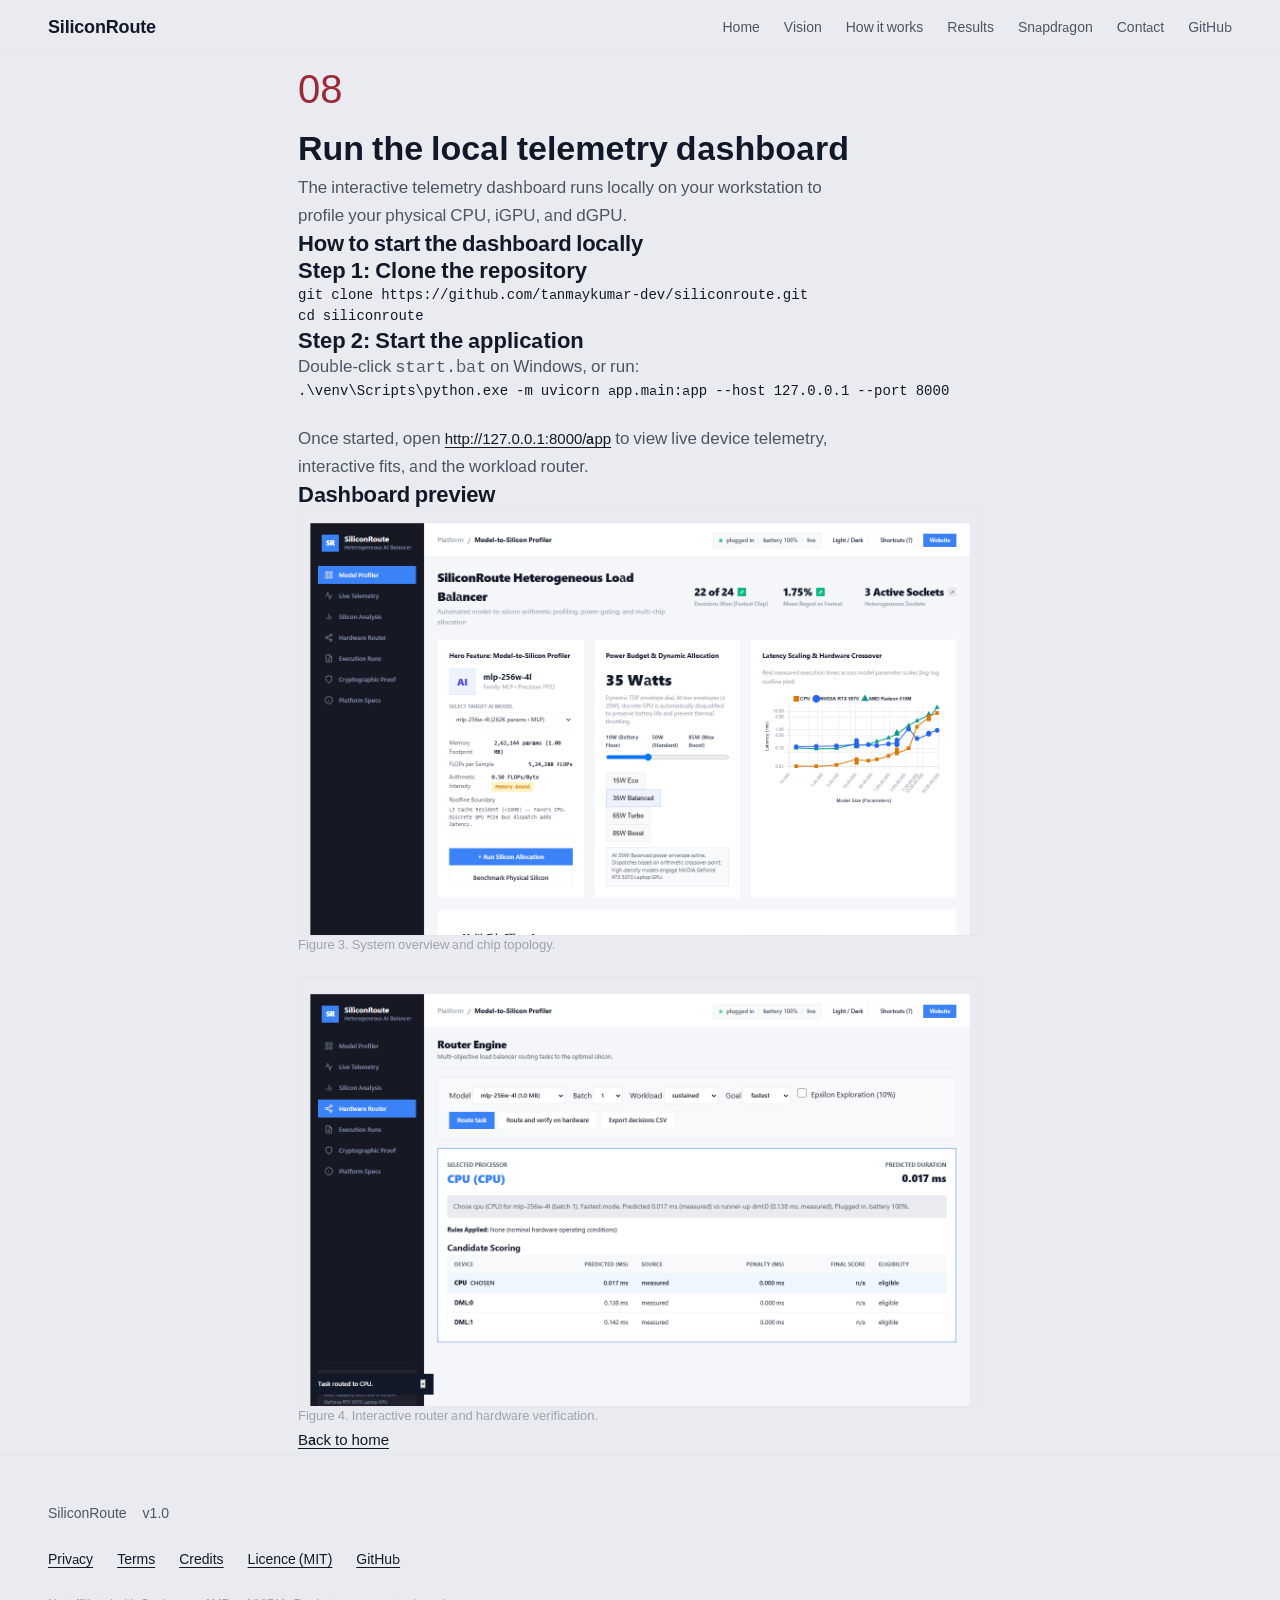
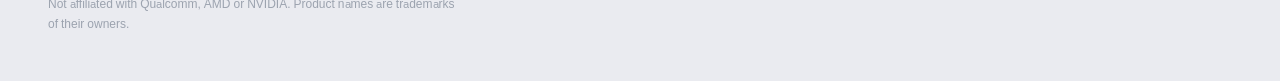
<file: site/dashboard.html>
<!DOCTYPE html>
<html lang="en">
<head>
  <meta charset="UTF-8">
  <meta name="viewport" content="width=device-width, initial-scale=1.0">
  <title>Local Dashboard: SiliconRoute</title>
  <link rel="stylesheet" href="css/tokens.css">
  <link rel="stylesheet" href="css/style.css">
  <link rel="icon" href="favicon.ico" type="image/x-icon">
</head>
<body class="site-body">
  <header class="site-header">
    <div class="header-inner">
      <a href="/" class="wordmark" data-test="header-home">SiliconRoute</a>
      <nav class="site-nav">
        <a href="/" data-test="nav-home">Home</a>
        <a href="/#vision" data-test="nav-vision">Vision</a>
        <a href="/#how-it-works" data-test="nav-how-it-works">How it works</a>
        <a href="/#results" data-test="nav-results">Results</a>
        <a href="/#snapdragon" data-test="nav-snapdragon">Snapdragon</a>
        <a href="/#contact" data-test="nav-contact">Contact</a>
        <a href="https://github.com/tanmaykumar-dev/siliconroute" target="_blank" rel="noopener" data-test="nav-github">GitHub</a>
      </nav>
    </div>
  </header>

  <main class="page-content">
    <div class="container text-column">
      <div class="page-header">
        <span class="section-num">08</span>
        <h1 class="page-title">Run the local telemetry dashboard</h1>
        <p class="lead-text">
          The interactive telemetry dashboard runs locally on your workstation to profile your physical CPU, iGPU, and dGPU.
        </p>
      </div>

      <section class="policy-section">
        <h2 class="subhead">How to start the dashboard locally</h2>
        <div class="step-card">
          <h3 class="step-num">Step 1: Clone the repository</h3>
          <pre class="code-block"><code>git clone https://github.com/tanmaykumar-dev/siliconroute.git
cd siliconroute</code></pre>
        </div>

        <div class="step-card">
          <h3 class="step-num">Step 2: Start the application</h3>
          <p>Double-click <code class="mono-code">start.bat</code> on Windows, or run:</p>
          <pre class="code-block"><code>.\venv\Scripts\python.exe -m uvicorn app.main:app --host 127.0.0.1 --port 8000</code></pre>
        </div>

        <p class="mt-24">
          Once started, open <a href="/app" class="btn-text" data-test="dashboard-local-link">http://127.0.0.1:8000/app</a> to view live device telemetry, interactive fits, and the workload router.
        </p>
      </section>

      <section class="policy-section">
        <h2 class="subhead">Dashboard preview</h2>
        <div class="dashboard-preview-grid">
          <figure class="preview-fig">
            <img src="img/01_overview_1440x900.png" alt="Overview screen showing system processor topology and benchmark status." width="1440" height="900" class="preview-img">
            <figcaption class="fig-caption">Figure 3. System overview and chip topology.</figcaption>
          </figure>
          <figure class="preview-fig mt-24">
            <img src="img/04_router_1440x900.png" alt="Interactive router screen showing candidate evaluation and verification log." width="1440" height="900" class="preview-img">
            <figcaption class="fig-caption">Figure 4. Interactive router and hardware verification.</figcaption>
          </figure>
        </div>
      </section>

      <div class="back-home-wrap">
        <a href="/" class="btn-text" data-test="dashboard-back">Back to home</a>
      </div>
    </div>
  </main>

  <footer class="site-footer">
    <div class="container footer-inner">
      <div class="footer-meta">
        <span class="footer-title">SiliconRoute</span>
        <span class="footer-version">v1.0</span>
      </div>
      <div class="footer-links">
        <a href="privacy.html" data-test="footer-privacy">Privacy</a>
        <a href="terms.html" data-test="footer-terms">Terms</a>
        <a href="credits.html" data-test="footer-credits">Credits</a>
        <a href="https://github.com/tanmaykumar-dev/siliconroute/blob/main/LICENSE" target="_blank" rel="noopener" data-test="footer-licence">Licence (MIT)</a>
        <a href="https://github.com/tanmaykumar-dev/siliconroute" target="_blank" rel="noopener" data-test="footer-github">GitHub</a>
      </div>
      <p class="footer-disclaimer">
        Not affiliated with Qualcomm, AMD or NVIDIA. Product names are trademarks of their owners.
      </p>
    </div>
  </footer>
</body>
</html>
</file>
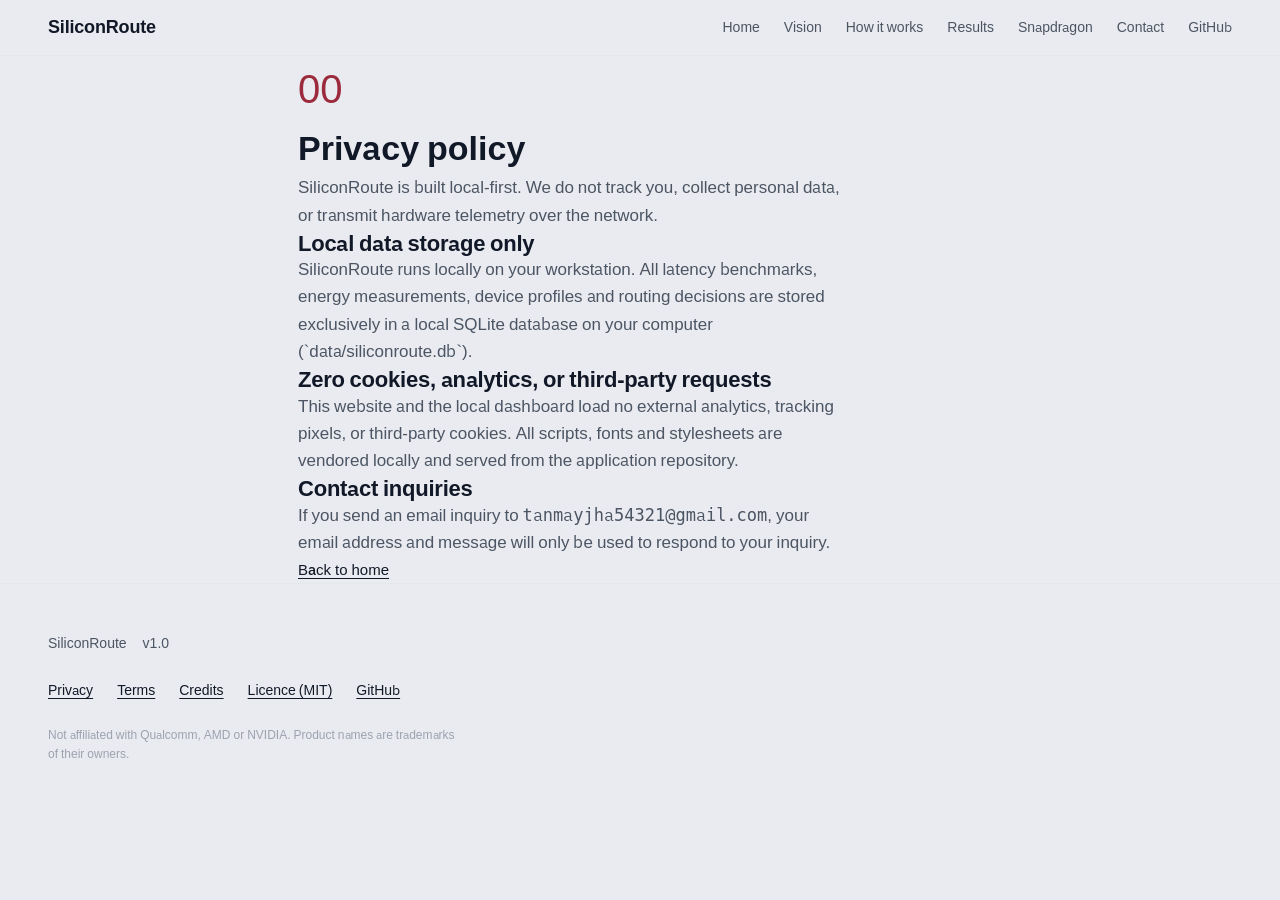
<file: site/privacy.html>
<!DOCTYPE html>
<html lang="en">
<head>
  <meta charset="UTF-8">
  <meta name="viewport" content="width=device-width, initial-scale=1.0">
  <title>Privacy Policy: SiliconRoute</title>
  <link rel="stylesheet" href="css/tokens.css">
  <link rel="stylesheet" href="css/style.css">
  <link rel="icon" href="favicon.ico" type="image/x-icon">
</head>
<body class="site-body">
  <header class="site-header">
    <div class="header-inner">
      <a href="/" class="wordmark" data-test="header-home">SiliconRoute</a>
      <nav class="site-nav">
        <a href="/" data-test="nav-home">Home</a>
        <a href="/#vision" data-test="nav-vision">Vision</a>
        <a href="/#how-it-works" data-test="nav-how-it-works">How it works</a>
        <a href="/#results" data-test="nav-results">Results</a>
        <a href="/#snapdragon" data-test="nav-snapdragon">Snapdragon</a>
        <a href="/#contact" data-test="nav-contact">Contact</a>
        <a href="https://github.com/tanmaykumar-dev/siliconroute" target="_blank" rel="noopener" data-test="nav-github">GitHub</a>
      </nav>
    </div>
  </header>

  <main class="page-content">
    <div class="container text-column">
      <div class="page-header">
        <span class="section-num">00</span>
        <h1 class="page-title">Privacy policy</h1>
        <p class="lead-text">
          SiliconRoute is built local-first. We do not track you, collect personal data, or transmit hardware telemetry over the network.
        </p>
      </div>

      <section class="policy-section">
        <h2 class="subhead">Local data storage only</h2>
        <p>
          SiliconRoute runs locally on your workstation. All latency benchmarks, energy measurements, device profiles and routing decisions are stored exclusively in a local SQLite database on your computer (`data/siliconroute.db`).
        </p>
      </section>

      <section class="policy-section">
        <h2 class="subhead">Zero cookies, analytics, or third-party requests</h2>
        <p>
          This website and the local dashboard load no external analytics, tracking pixels, or third-party cookies. All scripts, fonts and stylesheets are vendored locally and served from the application repository.
        </p>
      </section>

      <section class="policy-section">
        <h2 class="subhead">Contact inquiries</h2>
        <p>
          If you send an email inquiry to <code class="mono-code">tanmayjha54321@gmail.com</code>, your email address and message will only be used to respond to your inquiry.
        </p>
      </section>

      <div class="back-home-wrap">
        <a href="/" class="btn-text" data-test="privacy-back">Back to home</a>
      </div>
    </div>
  </main>

  <footer class="site-footer">
    <div class="container footer-inner">
      <div class="footer-meta">
        <span class="footer-title">SiliconRoute</span>
        <span class="footer-version">v1.0</span>
      </div>
      <div class="footer-links">
        <a href="privacy.html" data-test="footer-privacy">Privacy</a>
        <a href="terms.html" data-test="footer-terms">Terms</a>
        <a href="credits.html" data-test="footer-credits">Credits</a>
        <a href="https://github.com/tanmaykumar-dev/siliconroute/blob/main/LICENSE" target="_blank" rel="noopener" data-test="footer-licence">Licence (MIT)</a>
        <a href="https://github.com/tanmaykumar-dev/siliconroute" target="_blank" rel="noopener" data-test="footer-github">GitHub</a>
      </div>
      <p class="footer-disclaimer">
        Not affiliated with Qualcomm, AMD or NVIDIA. Product names are trademarks of their owners.
      </p>
    </div>
  </footer>
</body>
</html>
</file>
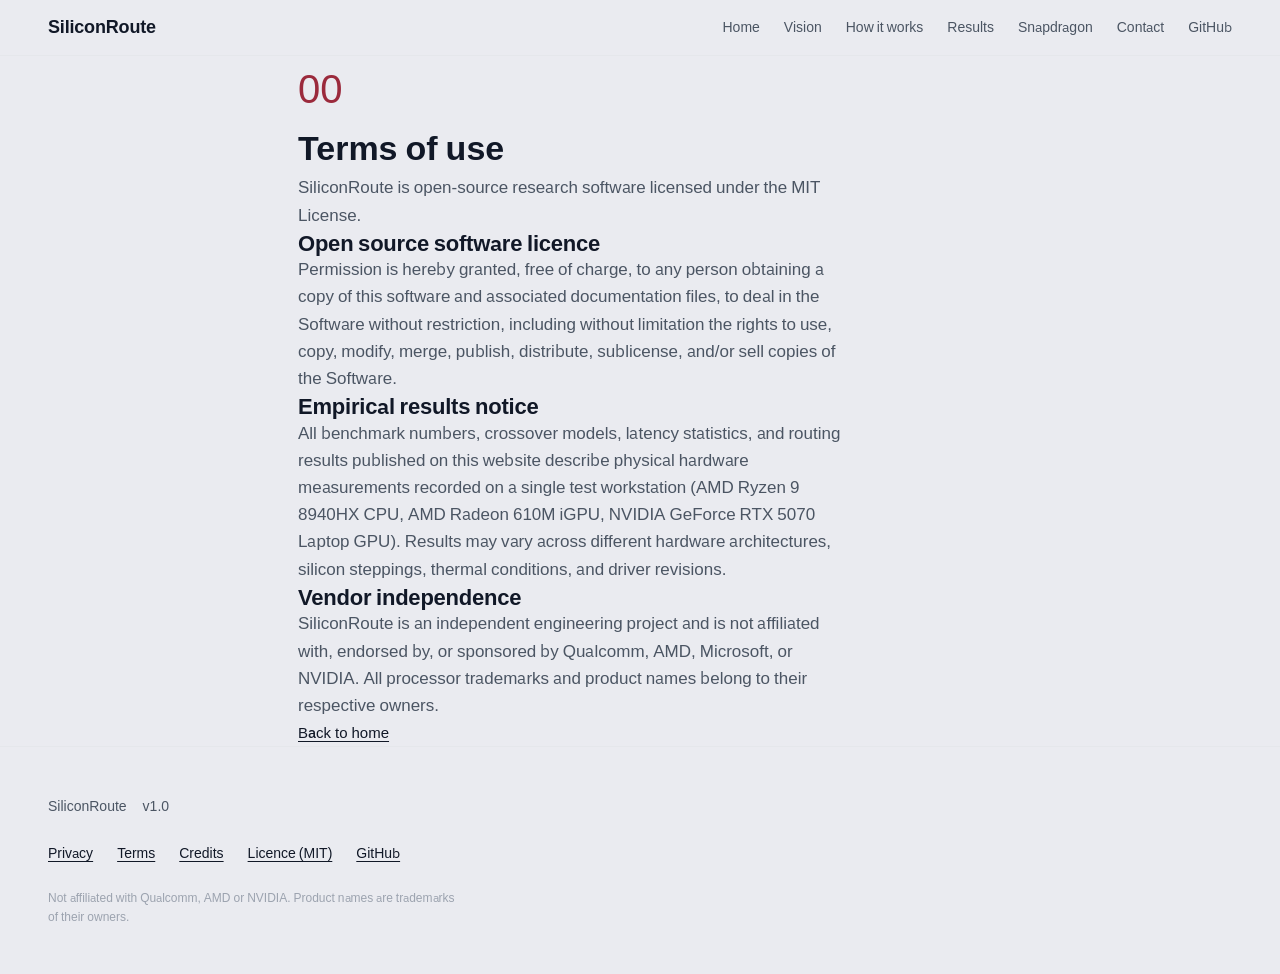
<file: site/terms.html>
<!DOCTYPE html>
<html lang="en">
<head>
  <meta charset="UTF-8">
  <meta name="viewport" content="width=device-width, initial-scale=1.0">
  <title>Terms: SiliconRoute</title>
  <link rel="stylesheet" href="css/tokens.css">
  <link rel="stylesheet" href="css/style.css">
  <link rel="icon" href="favicon.ico" type="image/x-icon">
</head>
<body class="site-body">
  <header class="site-header">
    <div class="header-inner">
      <a href="/" class="wordmark" data-test="header-home">SiliconRoute</a>
      <nav class="site-nav">
        <a href="/" data-test="nav-home">Home</a>
        <a href="/#vision" data-test="nav-vision">Vision</a>
        <a href="/#how-it-works" data-test="nav-how-it-works">How it works</a>
        <a href="/#results" data-test="nav-results">Results</a>
        <a href="/#snapdragon" data-test="nav-snapdragon">Snapdragon</a>
        <a href="/#contact" data-test="nav-contact">Contact</a>
        <a href="https://github.com/tanmaykumar-dev/siliconroute" target="_blank" rel="noopener" data-test="nav-github">GitHub</a>
      </nav>
    </div>
  </header>

  <main class="page-content">
    <div class="container text-column">
      <div class="page-header">
        <span class="section-num">00</span>
        <h1 class="page-title">Terms of use</h1>
        <p class="lead-text">
          SiliconRoute is open-source research software licensed under the MIT License.
        </p>
      </div>

      <section class="policy-section">
        <h2 class="subhead">Open source software licence</h2>
        <p>
          Permission is hereby granted, free of charge, to any person obtaining a copy of this software and associated documentation files, to deal in the Software without restriction, including without limitation the rights to use, copy, modify, merge, publish, distribute, sublicense, and/or sell copies of the Software.
        </p>
      </section>

      <section class="policy-section">
        <h2 class="subhead">Empirical results notice</h2>
        <p>
          All benchmark numbers, crossover models, latency statistics, and routing results published on this website describe physical hardware measurements recorded on a single test workstation (AMD Ryzen 9 8940HX CPU, AMD Radeon 610M iGPU, NVIDIA GeForce RTX 5070 Laptop GPU). Results may vary across different hardware architectures, silicon steppings, thermal conditions, and driver revisions.
        </p>
      </section>

      <section class="policy-section">
        <h2 class="subhead">Vendor independence</h2>
        <p>
          SiliconRoute is an independent engineering project and is not affiliated with, endorsed by, or sponsored by Qualcomm, AMD, Microsoft, or NVIDIA. All processor trademarks and product names belong to their respective owners.
        </p>
      </section>

      <div class="back-home-wrap">
        <a href="/" class="btn-text" data-test="terms-back">Back to home</a>
      </div>
    </div>
  </main>

  <footer class="site-footer">
    <div class="container footer-inner">
      <div class="footer-meta">
        <span class="footer-title">SiliconRoute</span>
        <span class="footer-version">v1.0</span>
      </div>
      <div class="footer-links">
        <a href="privacy.html" data-test="footer-privacy">Privacy</a>
        <a href="terms.html" data-test="footer-terms">Terms</a>
        <a href="credits.html" data-test="footer-credits">Credits</a>
        <a href="https://github.com/tanmaykumar-dev/siliconroute/blob/main/LICENSE" target="_blank" rel="noopener" data-test="footer-licence">Licence (MIT)</a>
        <a href="https://github.com/tanmaykumar-dev/siliconroute" target="_blank" rel="noopener" data-test="footer-github">GitHub</a>
      </div>
      <p class="footer-disclaimer">
        Not affiliated with Qualcomm, AMD or NVIDIA. Product names are trademarks of their owners.
      </p>
    </div>
  </footer>
</body>
</html>
</file>
<file: site/css/tokens.css>
/**
 * SiliconRoute Design Spec (final, revision 2): "Field Report" Tokens
 * Single source of truth: docs/DESIGN_SPEC.md Section 2.
 */

@font-face {
  font-family: 'IBM Plex Sans';
  src: url('../fonts/ibm-plex-sans-400.woff2') format('woff2');
  font-weight: 400;
  font-style: normal;
  font-display: swap;
}

@font-face {
  font-family: 'IBM Plex Sans';
  src: url('../fonts/ibm-plex-sans-500.woff2') format('woff2');
  font-weight: 500;
  font-style: normal;
  font-display: swap;
}

@font-face {
  font-family: 'IBM Plex Sans';
  src: url('../fonts/ibm-plex-sans-600.woff2') format('woff2');
  font-weight: 600;
  font-style: normal;
  font-display: swap;
}

@font-face {
  font-family: 'IBM Plex Mono';
  src: url('../fonts/ibm-plex-mono-400.woff2') format('woff2');
  font-weight: 400;
  font-style: normal;
  font-display: swap;
}

@font-face {
  font-family: 'IBM Plex Mono';
  src: url('../fonts/ibm-plex-mono-500.woff2') format('woff2');
  font-weight: 500;
  font-style: normal;
  font-display: swap;
}

:root {
  /* Color Palette (Section 2 - Light) */
  --paper: #F3F3EF;
  --paper-2: #EAEAE4;
  --ink: #121211;
  --ink-2: #4A4A45;
  --ink-3: #6E6E67;
  --rule: #D6D6CE;
  --signal: #9B2A3C;
  --cpu: #9C5A06;
  --igpu: #0E6B60;
  --dgpu: #23459F;
  --npu: #5B6B12;

  /* SaaS Dashboard Tokens (Matching Reference UI) */
  --canvas-bg: #EAEBF0;
  --app-window-bg: #FFFFFF;
  --card-bg: #F8F9FA;
  --card-bg-hover: #F2F4F7;
  --card-border: rgba(0, 0, 0, 0.04);
  --card-border-hover: rgba(0, 0, 0, 0.08);

  /* Typography Colors */
  --ink: #111827;
  --ink-2: #4B5563;
  --ink-3: #9CA3AF;
  --rule: #E5E7EB;
  --rule-light: #F3F4F6;

  /* Accent & Status Colors */
  --primary: #3B82F6;
  --primary-hover: #2563EB;
  --primary-wash: #EFF6FF;
  --green: #10B981;
  --green-bg: #ECFDF5;
  --green-tag: #10B981;
  --green-border: #A7F3D0;
  --red-accent: #EF4444;
  --red-bg: #FEF2F2;
  --red-border: #FECACA;

  /* Chip Identity Colors */
  --chip-cpu: #D97706;
  --chip-igpu: #0D9488;
  --chip-dgpu: #2563EB;
  --chip-npu: #7C3AED;

  /* Aliases */
  --sheet: #FFFFFF;
  --sheet-hover: #F8F9FA;
  --paper: var(--canvas-bg);
  --paper-2: var(--card-bg);
  --red: #9B2A3C;
  --red-deep: #9B2A3C;
  --red-wash: #F5EAEB;

  /* Typography */
  --font-sans: 'IBM Plex Sans', -apple-system, BlinkMacSystemFont, 'Segoe UI', sans-serif;
  --font-mono: 'IBM Plex Mono', monospace;

  /* Spacing Scale */
  --space-4: 4px;
  --space-8: 8px;
  --space-12: 12px;
  --space-16: 16px;
  --space-20: 20px;
  --space-24: 24px;
  --space-32: 32px;
  --space-48: 48px;
  --space-64: 64px;
  --space-96: 96px;

  /* Border Radii: Soft Rounded Rectangular Geometry (NO PILLS) */
  --radius-window: 24px;
  --radius-card: 16px;
  --radius-control: 8px;
  --radius-badge: 6px;
  --radius: 16px;
  --radius-sm: 8px;

  /* Modern Soft Shadows */
  --shadow-window: 0 20px 40px -15px rgba(0, 0, 0, 0.08);
  --shadow-card: 0 1px 3px rgba(0, 0, 0, 0.02);
  --shadow-hover: 0 8px 20px -4px rgba(0, 0, 0, 0.06);
  --shadow-modal: 0 20px 40px rgba(0, 0, 0, 0.15);
}

:root[data-theme="dark"],
body[data-theme="dark"] {
  --canvas-bg: #0B0D13;
  --app-window-bg: #12141C;
  --card-bg: #1A1D27;
  --card-bg-hover: #212532;
  --card-border: rgba(255, 255, 255, 0.06);
  --card-border-hover: rgba(255, 255, 255, 0.12);

  --ink: #F9FAFB;
  --ink-2: #D1D5DB;
  --ink-3: #9CA3AF;
  --rule: #262B36;
  --rule-light: #1E222D;

  --sheet: #1A1D27;
  --sheet-hover: #212532;
  --paper: var(--canvas-bg);
  --paper-2: var(--card-bg);

  --primary: #3B82F6;
  --primary-hover: #60A5FA;
  --primary-wash: #1E293B;

  --green: #34D399;
  --green-bg: #064E3B;
  --green-tag: #34D399;
  --green-border: #047857;

  --red-accent: #F87171;
  --red-bg: #450A0A;
  --red-border: #7F1D1D;

  --chip-cpu: #F59E0B;
  --chip-igpu: #14B8A6;
  --chip-dgpu: #3B82F6;
  --chip-npu: #A855F7;

  --shadow-window: 0 25px 50px -12px rgba(0, 0, 0, 0.5);
  --shadow-card: 0 1px 3px rgba(0, 0, 0, 0.2);
  --shadow-hover: 0 8px 24px -4px rgba(0, 0, 0, 0.4);
}
</file>
<file: site/css/style.css>
/**
 * SiliconRoute Website Stylesheet: "Field Report" (Design Spec final, revision 2)
 * Editorial grid, physical paper tones, signal red accents, 12-column layout.
 */

@import "tokens.css";

/* Reset & Box Sizing */
*, *::before, *::after {
  box-sizing: border-box;
  margin: 0;
  padding: 0;
  border-radius: 0;
}

html {
  font-family: var(--font-sans);
  background-color: var(--paper);
  color: var(--ink);
  line-height: 1.6;
  font-size: 17px;
  -webkit-font-smoothing: antialiased;
  scroll-behavior: smooth;
  scroll-snap-type: y proximity;
}

@media (prefers-reduced-motion: reduce) {
  html {
    scroll-behavior: auto;
    scroll-snap-type: none;
  }
}

body {
  min-height: 100vh;
  display: flex;
  flex-direction: column;
  background-color: var(--paper);
  color: var(--ink);
}

/* Scroll-reveal: content fades in + slides up when section enters viewport */
.section-wrap > .container,
.section-dark > .container,
.section-wrap-quiet > .container,
.contact-viewport > .contact-panel {
  opacity: 0;
  transform: translateY(48px);
  transition: opacity 0.8s cubic-bezier(0.22, 1, 0.36, 1),
              transform 0.8s cubic-bezier(0.22, 1, 0.36, 1);
}

.section-wrap.in-view > .container,
.section-dark.in-view > .container,
.section-wrap-quiet.in-view > .container,
.contact-viewport.in-view > .contact-panel {
  opacity: 1;
  transform: translateY(0);
}

/* Photo strips scale in gently - animation props merged into layout block below */

/* Hero is always visible on load */
.hero-viewport.in-view .hero-panel {
  animation: heroSlideIn 0.9s cubic-bezier(0.22, 1, 0.36, 1) 0.2s both;
}

@keyframes heroSlideIn {
  from {
    opacity: 0;
    transform: translateY(32px);
  }
  to {
    opacity: 1;
    transform: translateY(0);
  }
}

/* Stagger child elements within sections for a cascading reveal */
.in-view .section-num {
  animation: fadeSlideUp 0.6s cubic-bezier(0.22, 1, 0.36, 1) 0.05s both;
}

.in-view .section-title,
.in-view .statement-text {
  animation: fadeSlideUp 0.6s cubic-bezier(0.22, 1, 0.36, 1) 0.15s both;
}

.in-view .body-text {
  animation: fadeSlideUp 0.6s cubic-bezier(0.22, 1, 0.36, 1) 0.25s both;
}

@keyframes fadeSlideUp {
  from {
    opacity: 0;
    transform: translateY(24px);
  }
  to {
    opacity: 1;
    transform: translateY(0);
  }
}

@media (prefers-reduced-motion: reduce) {
  .section-wrap > .container,
  .section-dark > .container,
  .section-wrap-quiet > .container,
  .contact-viewport > .contact-panel,
  .photo-strip {
    opacity: 1;
    transform: none;
    transition: none;
  }
  .in-view .section-num,
  .in-view .section-title,
  .in-view .statement-text,
  .in-view .body-text,
  .hero-viewport.in-view .hero-panel {
    animation: none;
    opacity: 1;
    transform: none;
  }
}

/* Typography Hierarchy (Section 2) */
.display-title {
  font-size: 88px;
  font-weight: 500;
  line-height: 0.98;
  letter-spacing: -0.02em;
  color: var(--ink);
}

.statement-text {
  font-size: 56px;
  font-weight: 400;
  line-height: 1.08;
  letter-spacing: -0.01em;
  color: var(--ink);
}

h2, .section-title {
  font-size: 40px;
  font-weight: 500;
  line-height: 1.1;
  color: var(--ink);
  letter-spacing: -0.01em;
}

h3, .subhead {
  font-size: 22px;
  font-weight: 600;
  line-height: 1.25;
  color: var(--ink);
}

p, .body-text {
  font-size: 17px;
  font-weight: 400;
  line-height: 1.6;
  max-width: 68ch;
  color: var(--ink-2);
}

.small-text {
  font-size: 14px;
  line-height: 1.5;
}

.caption-text, .fig-caption {
  font-size: 13px;
  line-height: 1.45;
  color: var(--ink-3);
}

.big-metric-num {
  font-size: 120px;
  font-weight: 500;
  line-height: 0.9;
  letter-spacing: -0.02em;
  font-family: var(--font-sans);
  font-variant-numeric: tabular-nums;
  color: var(--ink);
}

.section-num {
  font-size: 40px;
  font-weight: 500;
  color: var(--signal);
  margin-right: var(--space-16);
  font-variant-numeric: tabular-nums;
}

.mono-code, code, pre {
  font-family: var(--font-mono);
  font-variant-numeric: tabular-nums;
}

/* Links & Buttons */
a {
  color: var(--ink);
  text-decoration: underline;
  text-underline-offset: 3px;
}

a:hover {
  color: var(--signal);
}

:focus-visible {
  outline: 2px solid var(--ink);
  outline-offset: 3px;
}

.btn-primary {
  display: inline-flex;
  align-items: center;
  justify-content: center;
  background-color: var(--ink);
  color: var(--paper);
  border: none;
  border-radius: var(--radius-sm);
  height: 48px;
  padding: 0 var(--space-24);
  font-size: 15px;
  font-weight: 500;
  text-decoration: none;
  cursor: pointer;
}

.btn-primary:hover {
  background-color: var(--signal);
  color: var(--paper);
}

.btn-text {
  background: none;
  border: none;
  padding: 0;
  font-size: 15px;
  font-weight: 500;
  color: var(--ink);
  text-decoration: underline;
  text-underline-offset: 3px;
  cursor: pointer;
}

.btn-text:hover {
  color: var(--signal);
}

/* Header */
.site-header {
  position: sticky;
  top: 0;
  background-color: var(--paper);
  border-bottom: 1px solid var(--rule);
  z-index: 1000;
  height: 56px;
  display: flex;
  align-items: center;
}

.header-inner {
  width: 100%;
  max-width: 1320px;
  margin: 0 auto;
  padding: 0 48px;
  display: flex;
  align-items: center;
  justify-content: space-between;
}

.wordmark {
  font-size: 18px;
  font-weight: 600;
  color: var(--ink);
  text-decoration: none;
  letter-spacing: -0.01em;
}

.wordmark:hover {
  color: var(--signal);
}

.site-nav {
  display: flex;
  align-items: center;
  gap: var(--space-24);
}

.site-nav a, .site-nav button {
  font-size: 14px;
  color: var(--ink-2);
  text-decoration: none;
  transition: color 0.3s ease;
}

.site-nav a:hover, .site-nav button:hover {
  color: var(--signal);
}

.site-nav a.nav-active {
  color: var(--signal);
  text-decoration: underline;
  text-underline-offset: 4px;
}

.btn-menu-toggle {
  display: none;
  background: none;
  border: none;
  font-size: 15px;
  font-weight: 500;
  color: var(--ink);
  cursor: pointer;
  text-decoration: underline;
}

/* Mobile Menu Overlay */
.mobile-menu-overlay {
  display: none;
  position: fixed;
  inset: 0;
  background-color: var(--paper);
  z-index: 2000;
  padding: 48px 24px;
  flex-direction: column;
  justify-content: space-between;
}

.mobile-menu-overlay.active {
  display: flex;
}

.mobile-menu-links {
  display: flex;
  flex-direction: column;
  gap: var(--space-24);
}

.mobile-menu-links a, .mobile-menu-links button {
  font-size: 32px;
  font-weight: 500;
  color: var(--ink);
  text-decoration: none;
  text-align: left;
  background: none;
  border: none;
  cursor: pointer;
}

/* Grid & Layout Containers */
.container {
  width: 100%;
  max-width: 1320px;
  margin: 0 auto;
  padding: 0 48px;
}

.grid-12 {
  display: grid;
  grid-template-columns: repeat(12, 1fr);
  column-gap: 24px;
}

.section-wrap {
  padding: var(--space-96) 0;
  min-height: 100vh;
  scroll-snap-align: start;
  display: flex;
  flex-direction: column;
  justify-content: center;
}

.section-wrap-quiet {
  background-color: var(--paper-2);
  padding: var(--space-96) 0;
  border-top: 1px solid var(--rule);
  border-bottom: 1px solid var(--rule);
  min-height: 100vh;
  scroll-snap-align: start;
  display: flex;
  flex-direction: column;
  justify-content: center;
}

.section-dark {
  background-color: var(--ink);
  color: #FFFFFF;
  padding: var(--space-96) 0;
  min-height: 100vh;
  scroll-snap-align: start;
  display: flex;
  flex-direction: column;
  justify-content: center;
}

.section-dark h1,
.section-dark h2,
.section-dark h3,
.section-dark .display-title,
.section-dark .section-title,
.section-dark .subhead,
.section-dark .statement-text {
  color: #FFFFFF;
}

.section-dark .section-num {
  color: #FFFFFF;
}

.section-dark .big-metric-num {
  color: #FFFFFF;
}

.section-dark p,
.section-dark .body-text,
.section-dark .small-text,
.section-dark .caption-text,
.section-dark .fig-caption {
  color: #FFFFFF;
}

.section-dark strong {
  color: #FFFFFF;
}

.section-dark :focus-visible {
  outline: 2px solid #FFFFFF;
  outline-offset: 3px;
}

.section-dark .btn-primary {
  background-color: #FFFFFF;
  color: var(--ink);
}

.section-dark .btn-primary:hover {
  background-color: var(--signal);
  color: #FFFFFF;
}

.section-dark .btn-text {
  color: #FFFFFF;
}

.section-dark .btn-text:hover {
  color: #FFFFFF;
  opacity: 0.8;
}

.section-dark a {
  color: #FFFFFF;
}

.section-dark a:hover {
  color: #FFFFFF;
  opacity: 0.8;
}

/* Section 00: Hero */
.hero-viewport {
  position: relative;
  height: 100vh;
  min-height: 600px;
  width: 100%;
  overflow: hidden;
  scroll-snap-align: start;
}

.hero-photo {
  width: 100%;
  height: 100%;
  object-fit: cover;
  object-position: center;
  display: block;
}

.hero-panel {
  position: absolute;
  bottom: 0;
  left: 48px;
  background-color: var(--paper);
  padding: var(--space-48);
  max-width: 680px;
  z-index: 10;
  border-top: 1px solid var(--rule);
  border-right: 1px solid var(--rule);
}

.hero-actions {
  display: flex;
  align-items: center;
  gap: var(--space-24);
  margin-top: var(--space-32);
}

/* Full-bleed photo strips */
.photo-strip {
  width: 100%;
  height: 100vh;
  min-height: 500px;
  overflow: hidden;
  border-top: 1px solid var(--rule);
  border-bottom: 1px solid var(--rule);
  scroll-snap-align: start;
  /* Scroll-reveal animation */
  opacity: 0;
  transform: scale(1.04);
  transition: opacity 0.8s ease-out, transform 1.2s cubic-bezier(0.22, 1, 0.36, 1);
}

.photo-strip.in-view {
  opacity: 1;
  transform: scale(1);
}

.photo-strip-55 {
  height: 100vh;
}

.photo-strip-img {
  width: 100%;
  height: 100%;
  object-fit: cover;
  object-position: center;
  display: block;
}

/* Vision Section */
.vision-grid {
  display: grid;
  grid-template-columns: 7fr 5fr;
  gap: 48px;
  align-items: start;
}

.vision-photo {
  width: 100%;
  height: auto;
  aspect-ratio: 2 / 3;
  object-fit: cover;
  display: block;
  border: 1px solid var(--rule);
}

.principles-list {
  display: flex;
  flex-direction: column;
  gap: var(--space-32);
  margin-top: var(--space-48);
}

.principle-item {
  display: flex;
  gap: var(--space-16);
}

.principle-num {
  font-size: 22px;
  font-weight: 600;
  color: var(--signal);
  font-variant-numeric: tabular-nums;
  line-height: 1.25;
}

/* Problem Stacked Rows */
.problem-rows {
  margin-top: var(--space-64);
  border-top: 1px solid rgba(255, 255, 255, 0.2);
}

.problem-row {
  display: grid;
  grid-template-columns: 320px 1fr;
  gap: 48px;
  padding: var(--space-48) 0;
  border-bottom: 1px solid rgba(255, 255, 255, 0.2);
  align-items: center;
}

.problem-row .big-metric-num {
  color: #FFFFFF;
}

.problem-row p {
  color: #FFFFFF;
  font-size: 20px;
  line-height: 1.5;
}

/* Interactive Decision Figure (Section 03) */
.decision-figure-box {
  background-color: var(--paper-2);
  border: 1px solid var(--rule);
  padding: var(--space-32);
  margin-top: var(--space-32);
}

.segmented-control {
  display: inline-flex;
  border: 1px solid var(--rule);
  border-radius: var(--radius-sm);
  overflow: hidden;
  background-color: var(--paper);
}

.segment-btn {
  background: none;
  border: none;
  padding: 8px 16px;
  font-size: 14px;
  font-weight: 500;
  color: var(--ink);
  cursor: pointer;
  border-right: 1px solid var(--rule);
}

.segment-btn:last-child {
  border-right: none;
}

.segment-btn[aria-pressed="true"], .segment-btn.active {
  background-color: var(--ink);
  color: var(--paper);
}

.bars-container {
  margin: var(--space-32) 0;
  display: flex;
  flex-direction: column;
  gap: var(--space-16);
}

.chip-bar-row {
  display: grid;
  grid-template-columns: 160px 1fr 100px;
  gap: var(--space-16);
  align-items: center;
}

.chip-label-cell {
  display: flex;
  align-items: center;
  gap: var(--space-8);
  font-size: 14px;
  font-weight: 500;
}

.chip-square {
  width: 10px;
  height: 10px;
  display: inline-block;
  flex-shrink: 0;
}

.chip-square-cpu { background-color: var(--cpu); }
.chip-square-igpu { background-color: var(--igpu); }
.chip-square-dgpu { background-color: var(--dgpu); }
.chip-square-npu { background-color: var(--npu); }

.bar-track {
  width: 100%;
  height: 24px;
  background-color: var(--paper);
  border: 1px solid var(--rule);
  position: relative;
}

.bar-fill {
  height: 100%;
  background-color: var(--ink);
}

.bar-fill-chosen {
  background-color: var(--signal);
}

.chip-value-cell {
  font-family: var(--font-mono);
  font-size: 14px;
  text-align: right;
  font-variant-numeric: tabular-nums;
}

.chosen-badge {
  font-size: 11px;
  text-transform: uppercase;
  background-color: var(--signal);
  color: var(--paper);
  padding: 2px 6px;
  margin-left: 6px;
}

/* Method Steps (Section 04) */
.method-grid {
  display: grid;
  grid-template-columns: repeat(4, 1fr);
  gap: 32px;
  margin-top: var(--space-48);
}

.method-card {
  border-top: 2px solid var(--ink);
  padding-top: var(--space-16);
}

.method-num {
  font-size: 16px;
  font-weight: 600;
  color: var(--signal);
  margin-bottom: var(--space-8);
}

/* Tables */
.data-table-wrap {
  width: 100%;
  overflow-x: auto;
  margin-top: var(--space-32);
}

.data-table {
  width: 100%;
  border-collapse: collapse;
  text-align: left;
  font-size: 14px;
}

.data-table th, .data-table td {
  padding: 12px 16px;
  border-bottom: 1px solid var(--rule);
}

.data-table th {
  background-color: var(--paper-2);
  font-weight: 600;
  color: var(--ink);
}

.section-dark .data-table th {
  background-color: rgba(255, 255, 255, 0.08);
  color: #FFFFFF;
  border-bottom: 1px solid rgba(255, 255, 255, 0.2);
}

.section-dark .data-table td {
  border-bottom: 1px solid rgba(255, 255, 255, 0.15);
  color: #FFFFFF;
}

.section-dark .data-table td strong {
  color: #FFFFFF;
}

.data-table .num-col {
  text-align: right;
  font-family: var(--font-mono);
  font-variant-numeric: tabular-nums;
}

/* Findings (Section 06) */
.findings-grid {
  display: grid;
  grid-template-columns: 1fr 1fr;
  gap: 48px;
  margin-top: var(--space-48);
}

.finding-item {
  border-top: 1px solid var(--rule);
  padding-top: var(--space-24);
}

.finding-with-photo {
  grid-column: span 2;
  display: grid;
  grid-template-columns: 1fr 1fr;
  gap: 48px;
  align-items: center;
}

.finding-photo {
  width: 100%;
  height: 280px;
  object-fit: cover;
  display: block;
  border: 1px solid var(--rule);
}

/* Dashboard Section (Section 08) */
.video-wrapper {
  margin-top: var(--space-32);
  border: 1px solid var(--rule);
  background-color: var(--ink);
  overflow: hidden;
}

.video-player {
  width: 100%;
  max-height: 640px;
  display: block;
}

.screenshots-row {
  display: grid;
  grid-template-columns: 1fr 1fr;
  gap: 24px;
  margin-top: var(--space-24);
}

.preview-img {
  width: 100%;
  height: auto;
  border: 1px solid var(--rule);
  display: block;
}

/* Code Blocks & Reproduce (Section 09) */
.code-block-wrap {
  position: relative;
  background-color: var(--paper-2);
  border: 1px solid var(--rule);
  border-radius: var(--radius-sm);
  padding: 16px;
  margin: 16px 0;
}

.code-block {
  font-family: var(--font-mono);
  font-size: 14px;
  line-height: 1.5;
  color: var(--ink);
  overflow-x: auto;
  white-space: pre;
}

.code-copy-btn {
  position: absolute;
  top: 12px;
  right: 12px;
  background: none;
  border: none;
  font-size: 13px;
  font-weight: 500;
  color: var(--ink-2);
  cursor: pointer;
  text-decoration: underline;
}

.code-copy-btn:hover {
  color: var(--signal);
}

/* Contact Section (Section 11) */
.contact-viewport {
  position: relative;
  min-height: 100vh;
  width: 100%;
  overflow: hidden;
  scroll-snap-align: start;
  display: flex;
  align-items: center;
}

.contact-bg-photo {
  position: absolute;
  inset: 0;
  width: 100%;
  height: 100%;
  object-fit: cover;
  object-position: center;
}

.contact-panel {
  position: relative;
  background-color: var(--ink);
  color: var(--paper);
  padding: var(--space-64) 48px;
  max-width: 680px;
  min-height: 600px;
  display: flex;
  flex-direction: column;
  justify-content: center;
  z-index: 10;
  border-right: 1px solid var(--rule);
}

.contact-actions {
  display: flex;
  align-items: center;
  gap: var(--space-24);
  margin-top: var(--space-32);
}

.contact-links-row {
  display: flex;
  gap: var(--space-24);
  margin-top: var(--space-48);
  font-size: 14px;
}

/* Footer */
.site-footer {
  background-color: var(--paper);
  border-top: 1px solid var(--rule);
  padding: var(--space-48) 0;
  font-size: 14px;
  color: var(--ink-2);
}

.footer-inner {
  display: flex;
  flex-direction: column;
  gap: var(--space-24);
}

.footer-meta {
  display: flex;
  align-items: center;
  gap: var(--space-16);
  font-weight: 500;
}

.footer-links {
  display: flex;
  flex-wrap: wrap;
  gap: var(--space-24);
}

.footer-disclaimer {
  font-size: 12px;
  color: var(--ink-3);
  max-width: 68ch;
}

/* Helper Utilities */
.mt-8 { margin-top: 8px; }
.mt-16 { margin-top: 16px; }
.mt-24 { margin-top: 24px; }
.mt-32 { margin-top: 32px; }
.mt-48 { margin-top: 48px; }
.mt-64 { margin-top: 64px; }
.mb-16 { margin-bottom: 16px; }
.mb-24 { margin-bottom: 24px; }
.text-column { max-width: 780px; margin: 0 auto; }
.text-center { text-align: center; }
.hidden { display: none !important; }

/* Responsive adjustments (< 960px) */
@media (max-width: 960px) {
  .site-nav {
    display: none;
  }

  .btn-menu-toggle {
    display: block;
  }

  .header-inner, .container {
    padding: 0 20px;
  }

  .section-wrap, .section-dark {
    padding: var(--space-96) 0;
  }

  .display-title {
    font-size: 44px;
    line-height: 1.05;
  }

  .statement-text {
    font-size: 32px;
    line-height: 1.15;
  }

  h2, .section-title {
    font-size: 30px;
  }

  .section-num {
    font-size: 30px;
  }

  .big-metric-num {
    font-size: 64px;
  }

  .hero-panel {
    left: 20px;
    right: 20px;
    bottom: 20px;
    padding: var(--space-24);
    max-width: none;
  }

  .vision-grid, .findings-grid, .finding-with-photo, .screenshots-row, .method-grid {
    grid-template-columns: 1fr;
  }

  .problem-row {
    grid-template-columns: 1fr;
    gap: var(--space-16);
  }

  .contact-panel {
    max-width: 100%;
    padding: var(--space-48) 20px;
  }
}

/* Print Stylesheet (Section 9) */
@media print {
  .site-header, .site-footer, .hero-photo, .photo-strip, .contact-bg-photo, .video-wrapper, .btn-primary, .btn-text, .code-copy-btn {
    display: none !important;
  }

  body, html {
    background: #ffffff !important;
    color: #000000 !important;
  }

  .data-table-wrap {
    display: block !important;
  }
}
</file>
